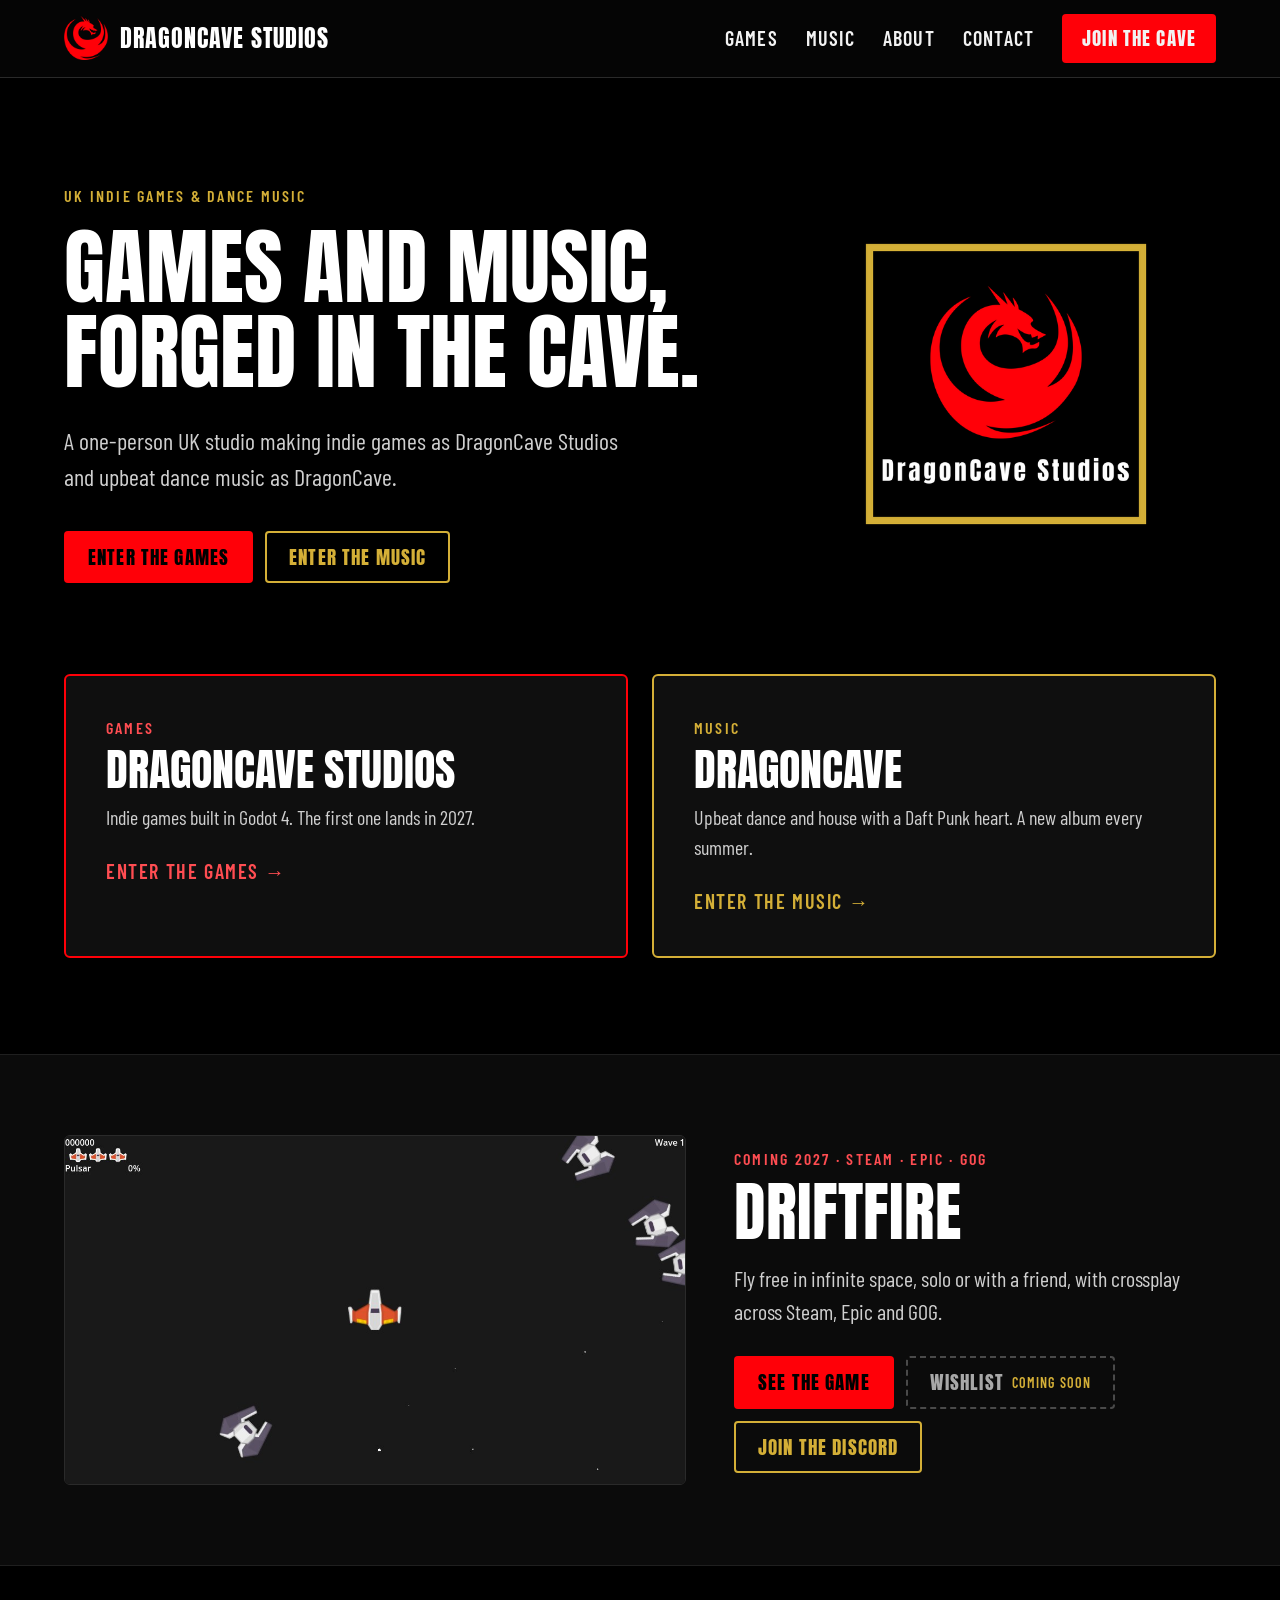
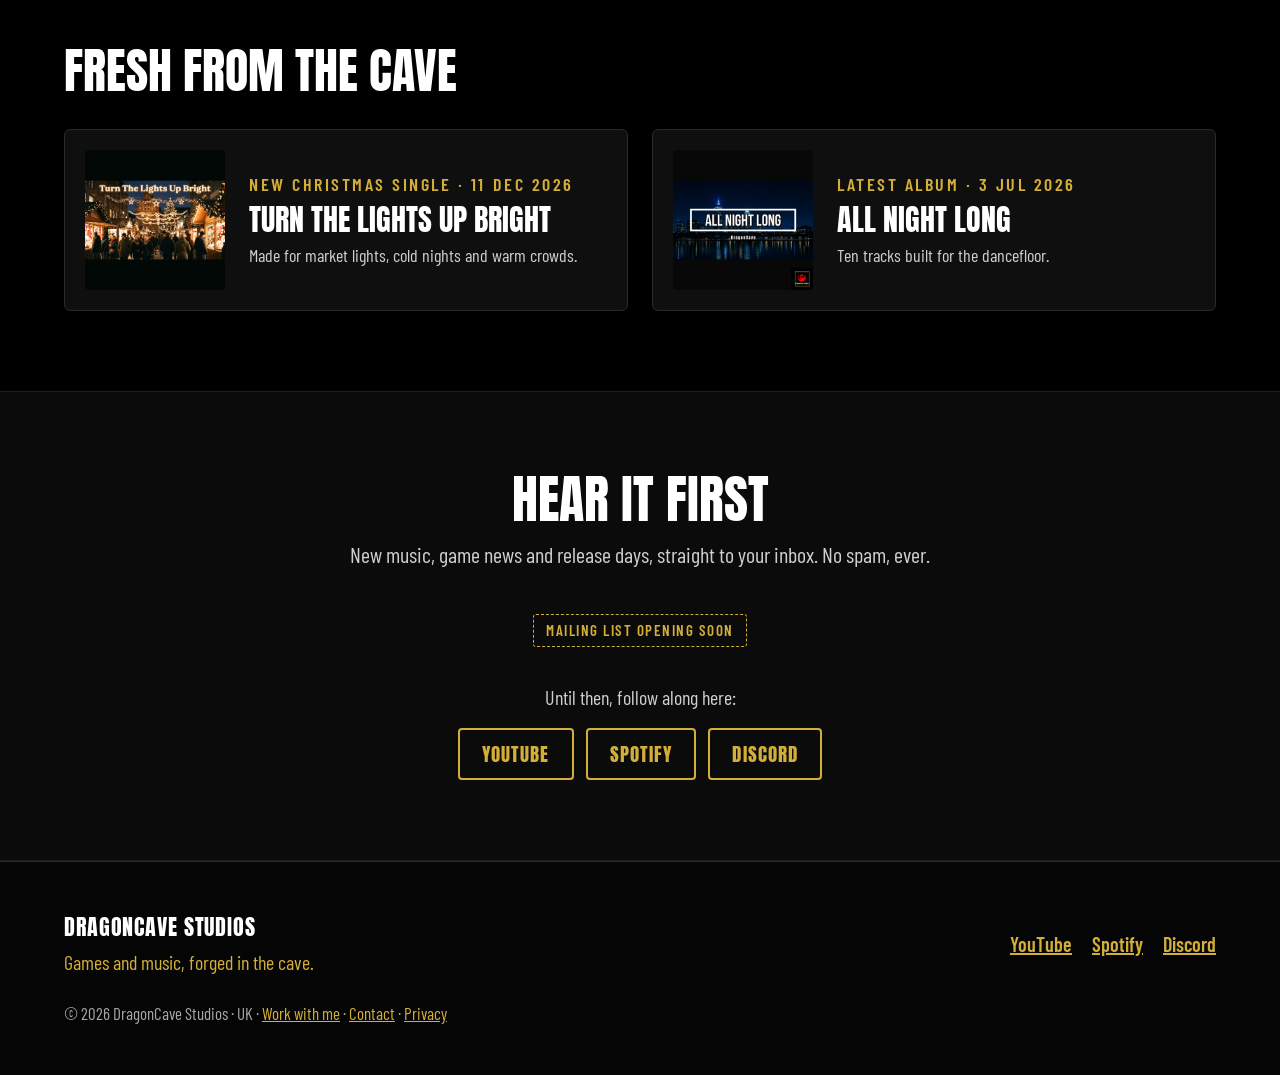
<file: index.html>
<!doctype html>
<html lang="en-GB">
<head>
  <meta charset="utf-8">
  <meta name="viewport" content="width=device-width, initial-scale=1">
  <title>DragonCave Studios · Games and music, forged in the cave</title>
  <meta name="description" content="A one-person UK studio making indie games as DragonCave Studios and upbeat dance music as DragonCave.">
  <link rel="canonical" href="https://dragoncavestudios.co.uk/">
  <meta property="og:type" content="website">
  <meta property="og:site_name" content="DragonCave Studios">
  <meta property="og:title" content="DragonCave Studios · Games and music, forged in the cave">
  <meta property="og:description" content="A one-person UK studio making indie games as DragonCave Studios and upbeat dance music as DragonCave.">
  <meta property="og:url" content="https://dragoncavestudios.co.uk/">
  <meta property="og:image" content="https://dragoncavestudios.co.uk/img/logo-full.png">
  <meta name="theme-color" content="#000000">
  <link rel="icon" href="img/logo-mark.png" type="image/png">
  <link rel="apple-touch-icon" href="img/apple-touch-icon.png">
  <link rel="preload" href="fonts/anton-latin-400-normal.woff2" as="font" type="font/woff2" crossorigin>
  <link rel="stylesheet" href="css/site.css">
</head>
<body>
<a class="skip-link" href="#main">Skip to content</a>

<header class="site-header">
  <div class="wrap">
    <a class="brand" href="./">
      <img src="img/logo-mark.png" alt="" width="44" height="44">
      <span>DRAGONCAVE STUDIOS</span>
    </a>
    <nav class="main-nav" aria-label="Main">
      <a href="games/">Games</a>
      <a href="music/">Music</a>
      <a href="about/">About</a>
      <a href="contact/">Contact</a>
      <a class="btn btn-red" href="./#signup">Join the cave</a>
    </nav>
  </div>
</header>

<main id="main">

  <section class="wrap hero">
    <div class="hero-text">
      <p class="eyebrow">UK indie games &amp; dance music</p>
      <h1>Games and music, forged in the cave.</h1>
      <p class="lead">A one-person UK studio making indie games as DragonCave Studios and upbeat dance music as DragonCave.</p>
      <div class="btn-row">
        <a class="btn btn-red" href="games/">Enter the games</a>
        <a class="btn btn-outline-gold" href="music/">Enter the music</a>
      </div>
    </div>
    <div class="hero-logo">
      <img src="img/logo-full.png" alt="DragonCave Studios logo: a red dragon curled inside a gold frame" width="640" height="640">
    </div>
  </section>

  <section class="wrap grid-2" aria-label="Choose a side" style="padding-bottom: 96px">
    <a class="card card-link red" href="games/">
      <p class="eyebrow red">Games</p>
      <h2>DragonCave Studios</h2>
      <p>Indie games built in Godot 4. The first one lands in 2027.</p>
      <p class="go" style="color: var(--red-text)">Enter the games →</p>
    </a>
    <a class="card card-link gold" href="music/">
      <p class="eyebrow">Music</p>
      <h2>DragonCave</h2>
      <p>Upbeat dance and house with a Daft Punk heart. A new album every summer.</p>
      <p class="go" style="color: var(--gold)">Enter the music →</p>
    </a>
  </section>

  <section class="band" aria-labelledby="featured-h">
    <div class="wrap section split">
      <div class="media">
        <img src="img/games/driftfire-gameplay.jpg" alt="Driftfire gameplay: a red and white ship in open space facing grey enemy fighters" width="1152" height="648" loading="lazy">
      </div>
      <div class="text">
        <p class="eyebrow red">Coming 2027 · Steam · Epic · GOG</p>
        <h2 id="featured-h">Driftfire</h2>
        <p>Fly free in infinite space, solo or with a friend, with crossplay across Steam, Epic and GOG.</p>
        <div class="btn-row">
          <a class="btn btn-red" href="games/">See the game</a>
          <span class="btn btn-soon">Wishlist <small>Coming soon</small></span>
          <a class="btn btn-outline-gold" href="https://discord.gg/nP9wSxY3sB">Join the Discord</a>
        </div>
      </div>
    </div>
  </section>

  <section class="wrap section" aria-labelledby="latest-h">
    <h2 class="section-title" id="latest-h" style="margin-bottom: 32px">Fresh from the cave</h2>
    <div class="grid-2">
      <a class="card news" href="music/#turn-the-lights-up-bright">
        <img src="img/covers/turn-the-lights-up-bright.jpg" alt="Turn The Lights Up Bright cover" width="800" height="800" loading="lazy">
        <div>
          <p class="eyebrow">New Christmas single · 11 Dec 2026</p>
          <h3>Turn The Lights Up Bright</h3>
          <p>Made for market lights, cold nights and warm crowds.</p>
        </div>
      </a>
      <a class="card news" href="music/">
        <img src="img/covers/all-night-long.jpg" alt="All Night Long album cover" width="800" height="800" loading="lazy">
        <div>
          <p class="eyebrow">Latest album · 3 Jul 2026</p>
          <h3>All Night Long</h3>
          <p>Ten tracks built for the dancefloor.</p>
        </div>
      </a>
    </div>
  </section>

  <section id="signup" class="band" aria-labelledby="signup-h">
    <div class="wrap section signup">
      <h2 id="signup-h">Hear it first</h2>
      <p class="lead">New music, game news and release days, straight to your inbox. No spam, ever.</p>
      <p class="soon">Mailing list opening soon</p>
      <p style="margin: 20px 0 0; color: var(--muted)">Until then, follow along here:</p>
      <div class="btn-row" style="margin-top: 16px">
          <a class="btn btn-outline-gold" href="https://www.youtube.com/@dragoncavemusic">YouTube</a>
          <a class="btn btn-outline-gold" href="https://open.spotify.com/artist/4QnuBQ62PhHss5M8ziM4Qn">Spotify</a>
          <a class="btn btn-outline-gold" href="https://discord.gg/nP9wSxY3sB">Discord</a>
      </div>
    </div>
  </section>

</main>

<footer class="site-footer">
  <div class="wrap">
    <div>
      <p class="footer-name">DRAGONCAVE STUDIOS</p>
      <p class="footer-tag">Games and music, forged in the cave.</p>
    </div>
    <nav class="social" aria-label="Social">
      <a href="https://www.youtube.com/@dragoncavemusic">YouTube</a>
      <a href="https://open.spotify.com/artist/4QnuBQ62PhHss5M8ziM4Qn">Spotify</a>
      <a href="https://discord.gg/nP9wSxY3sB">Discord</a>
      <!-- Add when ready: X, Instagram, TikTok, YouTube (games) -->
    </nav>
    <p class="small-print">© 2026 DragonCave Studios · UK · <a href="work/">Work with me</a> · <a href="contact/">Contact</a> · <a href="privacy/">Privacy</a></p>
  </div>
</footer>
</body>
</html>
</file>
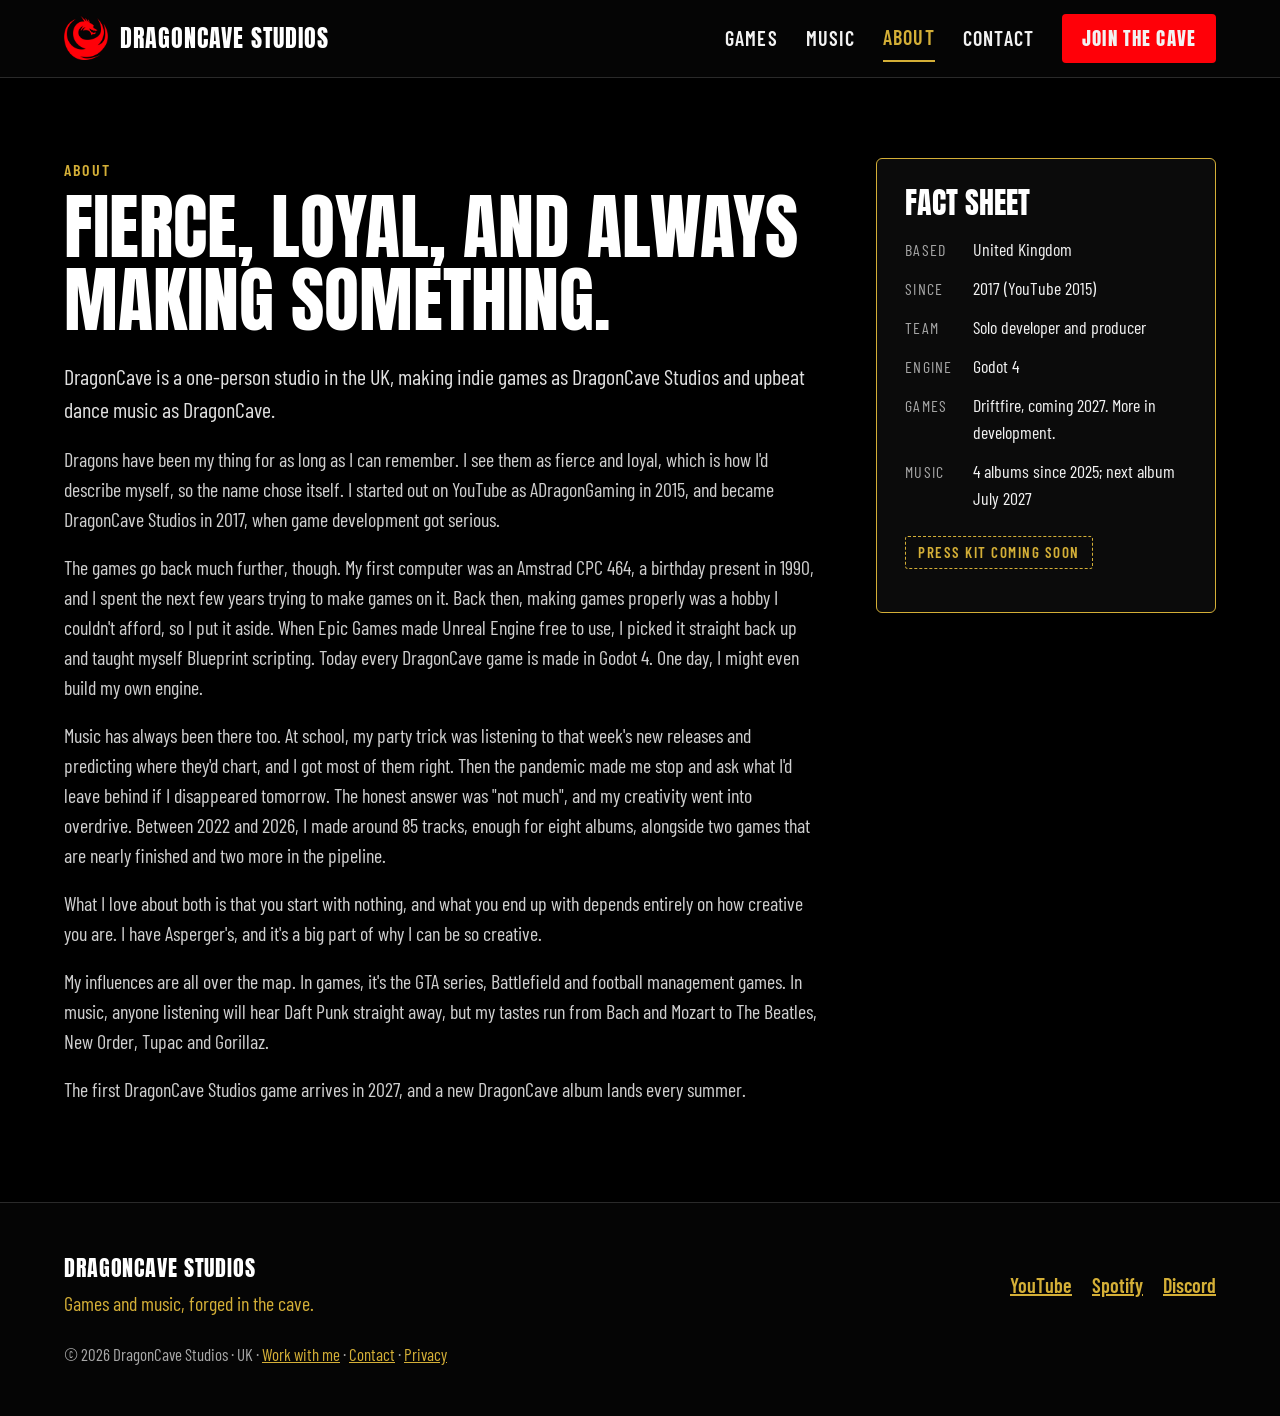
<file: about/index.html>
<!doctype html>
<html lang="en-GB">
<head>
  <meta charset="utf-8">
  <meta name="viewport" content="width=device-width, initial-scale=1">
  <title>About · DragonCave Studios</title>
  <meta name="description" content="Fierce, loyal, and always making something. The story of DragonCave, a one-person UK studio.">
  <link rel="canonical" href="https://dragoncavestudios.co.uk/about/">
  <meta property="og:type" content="website">
  <meta property="og:site_name" content="DragonCave Studios">
  <meta property="og:title" content="About · DragonCave Studios">
  <meta property="og:description" content="Fierce, loyal, and always making something. The story of DragonCave, a one-person UK studio.">
  <meta property="og:url" content="https://dragoncavestudios.co.uk/about/">
  <meta property="og:image" content="https://dragoncavestudios.co.uk/img/logo-full.png">
  <meta name="theme-color" content="#000000">
  <link rel="icon" href="../img/logo-mark.png" type="image/png">
  <link rel="apple-touch-icon" href="../img/apple-touch-icon.png">
  <link rel="preload" href="../fonts/anton-latin-400-normal.woff2" as="font" type="font/woff2" crossorigin>
  <link rel="stylesheet" href="../css/site.css">
</head>
<body>
<a class="skip-link" href="#main">Skip to content</a>

<header class="site-header">
  <div class="wrap">
    <a class="brand" href="../">
      <img src="../img/logo-mark.png" alt="" width="44" height="44">
      <span>DRAGONCAVE STUDIOS</span>
    </a>
    <nav class="main-nav" aria-label="Main">
      <a href="../games/">Games</a>
      <a href="../music/">Music</a>
      <a href="../about/" aria-current="page">About</a>
      <a href="../contact/">Contact</a>
      <a class="btn btn-red" href="../#signup">Join the cave</a>
    </nav>
  </div>
</header>

<main id="main">

  <div class="wrap about">
    <article class="prose">
      <p class="eyebrow">About</p>
      <h1>Fierce, loyal, and always making something.</h1>
      <p class="first">DragonCave is a one-person studio in the UK, making indie games as DragonCave Studios and upbeat dance music as DragonCave.</p>
      <p>Dragons have been my thing for as long as I can remember. I see them as fierce and loyal, which is how I'd describe myself, so the name chose itself. I started out on YouTube as ADragonGaming in 2015, and became DragonCave Studios in 2017, when game development got serious.</p>
      <p>The games go back much further, though. My first computer was an Amstrad CPC 464, a birthday present in 1990, and I spent the next few years trying to make games on it. Back then, making games properly was a hobby I couldn't afford, so I put it aside. When Epic Games made Unreal Engine free to use, I picked it straight back up and taught myself Blueprint scripting. Today every DragonCave game is made in Godot 4. One day, I might even build my own engine.</p>
      <p>Music has always been there too. At school, my party trick was listening to that week's new releases and predicting where they'd chart, and I got most of them right. Then the pandemic made me stop and ask what I'd leave behind if I disappeared tomorrow. The honest answer was "not much", and my creativity went into overdrive. Between 2022 and 2026, I made around 85 tracks, enough for eight albums, alongside two games that are nearly finished and two more in the pipeline.</p>
      <p>What I love about both is that you start with nothing, and what you end up with depends entirely on how creative you are. I have Asperger's, and it's a big part of why I can be so creative.</p>
      <p>My influences are all over the map. In games, it's the GTA series, Battlefield and football management games. In music, anyone listening will hear Daft Punk straight away, but my tastes run from Bach and Mozart to The Beatles, New Order, Tupac and Gorillaz.</p>
      <p>The first DragonCave Studios game arrives in 2027, and a new DragonCave album lands every summer.</p>
    </article>
    <aside aria-labelledby="facts-h">
      <div class="factbox gold">
        <h2 id="facts-h">Fact sheet</h2>
        <dl class="facts">
          <dt>Based</dt><dd>United Kingdom</dd>
          <dt>Since</dt><dd>2017 (YouTube 2015)</dd>
          <dt>Team</dt><dd>Solo developer and producer</dd>
          <dt>Engine</dt><dd>Godot 4</dd>
          <dt>Games</dt><dd>Driftfire, coming 2027. More in development.</dd>
          <dt>Music</dt><dd>4 albums since 2025; next album July 2027</dd>
        </dl>
        <p class="soon" style="margin-top: 24px">Press kit coming soon</p>
      </div>
    </aside>
  </div>

</main>

<footer class="site-footer">
  <div class="wrap">
    <div>
      <p class="footer-name">DRAGONCAVE STUDIOS</p>
      <p class="footer-tag">Games and music, forged in the cave.</p>
    </div>
    <nav class="social" aria-label="Social">
      <a href="https://www.youtube.com/@dragoncavemusic">YouTube</a>
      <a href="https://open.spotify.com/artist/4QnuBQ62PhHss5M8ziM4Qn">Spotify</a>
      <a href="https://discord.gg/nP9wSxY3sB">Discord</a>
      <!-- Add when ready: X, Instagram, TikTok, YouTube (games) -->
    </nav>
    <p class="small-print">© 2026 DragonCave Studios · UK · <a href="../work/">Work with me</a> · <a href="../contact/">Contact</a> · <a href="../privacy/">Privacy</a></p>
  </div>
</footer>
</body>
</html>
</file>
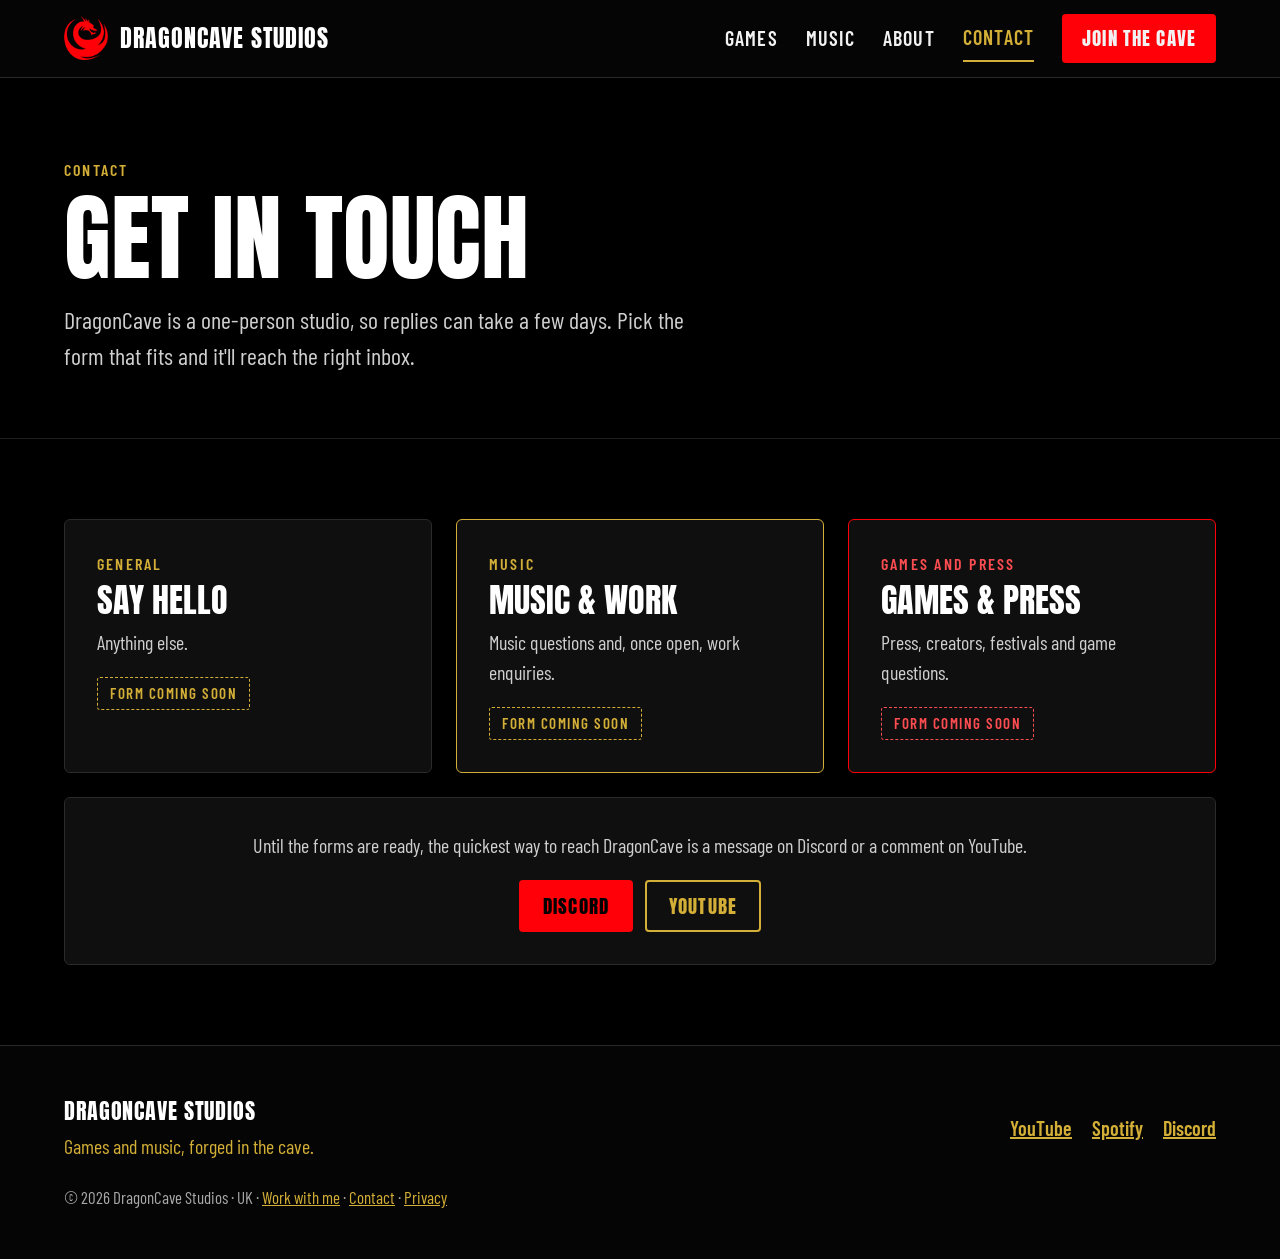
<file: contact/index.html>
<!doctype html>
<html lang="en-GB">
<head>
  <meta charset="utf-8">
  <meta name="viewport" content="width=device-width, initial-scale=1">
  <title>Contact · DragonCave Studios</title>
  <meta name="description" content="Get in touch with DragonCave Studios.">
  <link rel="canonical" href="https://dragoncavestudios.co.uk/contact/">
  <meta property="og:type" content="website">
  <meta property="og:site_name" content="DragonCave Studios">
  <meta property="og:title" content="Contact · DragonCave Studios">
  <meta property="og:description" content="Get in touch with DragonCave Studios.">
  <meta property="og:url" content="https://dragoncavestudios.co.uk/contact/">
  <meta property="og:image" content="https://dragoncavestudios.co.uk/img/logo-full.png">
  <meta name="theme-color" content="#000000">
  <link rel="icon" href="../img/logo-mark.png" type="image/png">
  <link rel="apple-touch-icon" href="../img/apple-touch-icon.png">
  <link rel="preload" href="../fonts/anton-latin-400-normal.woff2" as="font" type="font/woff2" crossorigin>
  <link rel="stylesheet" href="../css/site.css">
</head>
<body>
<a class="skip-link" href="#main">Skip to content</a>

<header class="site-header">
  <div class="wrap">
    <a class="brand" href="../">
      <img src="../img/logo-mark.png" alt="" width="44" height="44">
      <span>DRAGONCAVE STUDIOS</span>
    </a>
    <nav class="main-nav" aria-label="Main">
      <a href="../games/">Games</a>
      <a href="../music/">Music</a>
      <a href="../about/">About</a>
      <a href="../contact/" aria-current="page">Contact</a>
      <a class="btn btn-red" href="../#signup">Join the cave</a>
    </nav>
  </div>
</header>

<main id="main">

  <section class="page-intro">
    <div class="wrap">
      <p class="eyebrow">Contact</p>
      <h1>Get in touch</h1>
      <p class="lead">DragonCave is a one-person studio, so replies can take a few days. Pick the form that fits and it'll reach the right inbox.</p>
    </div>
  </section>

  <section class="wrap section">
    <!-- When the forms and email addresses are live, replace each "Form coming soon" badge with a link or form. -->
    <div class="grid-3">
      <div class="card">
        <p class="eyebrow">General</p>
        <h2>Say hello</h2>
        <p>Anything else.</p>
        <p class="soon">Form coming soon</p>
      </div>
      <div class="card gold">
        <p class="eyebrow">Music</p>
        <h2>Music &amp; work</h2>
        <p>Music questions and, once open, work enquiries.</p>
        <p class="soon">Form coming soon</p>
      </div>
      <div class="card red">
        <p class="eyebrow red">Games and press</p>
        <h2>Games &amp; press</h2>
        <p>Press, creators, festivals and game questions.</p>
        <p class="soon red">Form coming soon</p>
      </div>
    </div>
    <div class="card" style="margin-top: 24px; text-align: center">
      <p>Until the forms are ready, the quickest way to reach DragonCave is a message on Discord or a comment on YouTube.</p>
      <div class="btn-row" style="justify-content: center">
        <a class="btn btn-red" href="https://discord.gg/nP9wSxY3sB">Discord</a>
        <a class="btn btn-outline-gold" href="https://www.youtube.com/@dragoncavemusic">YouTube</a>
      </div>
    </div>
  </section>

</main>

<footer class="site-footer">
  <div class="wrap">
    <div>
      <p class="footer-name">DRAGONCAVE STUDIOS</p>
      <p class="footer-tag">Games and music, forged in the cave.</p>
    </div>
    <nav class="social" aria-label="Social">
      <a href="https://www.youtube.com/@dragoncavemusic">YouTube</a>
      <a href="https://open.spotify.com/artist/4QnuBQ62PhHss5M8ziM4Qn">Spotify</a>
      <a href="https://discord.gg/nP9wSxY3sB">Discord</a>
      <!-- Add when ready: X, Instagram, TikTok, YouTube (games) -->
    </nav>
    <p class="small-print">© 2026 DragonCave Studios · UK · <a href="../work/">Work with me</a> · <a href="../contact/">Contact</a> · <a href="../privacy/">Privacy</a></p>
  </div>
</footer>
</body>
</html>
</file>
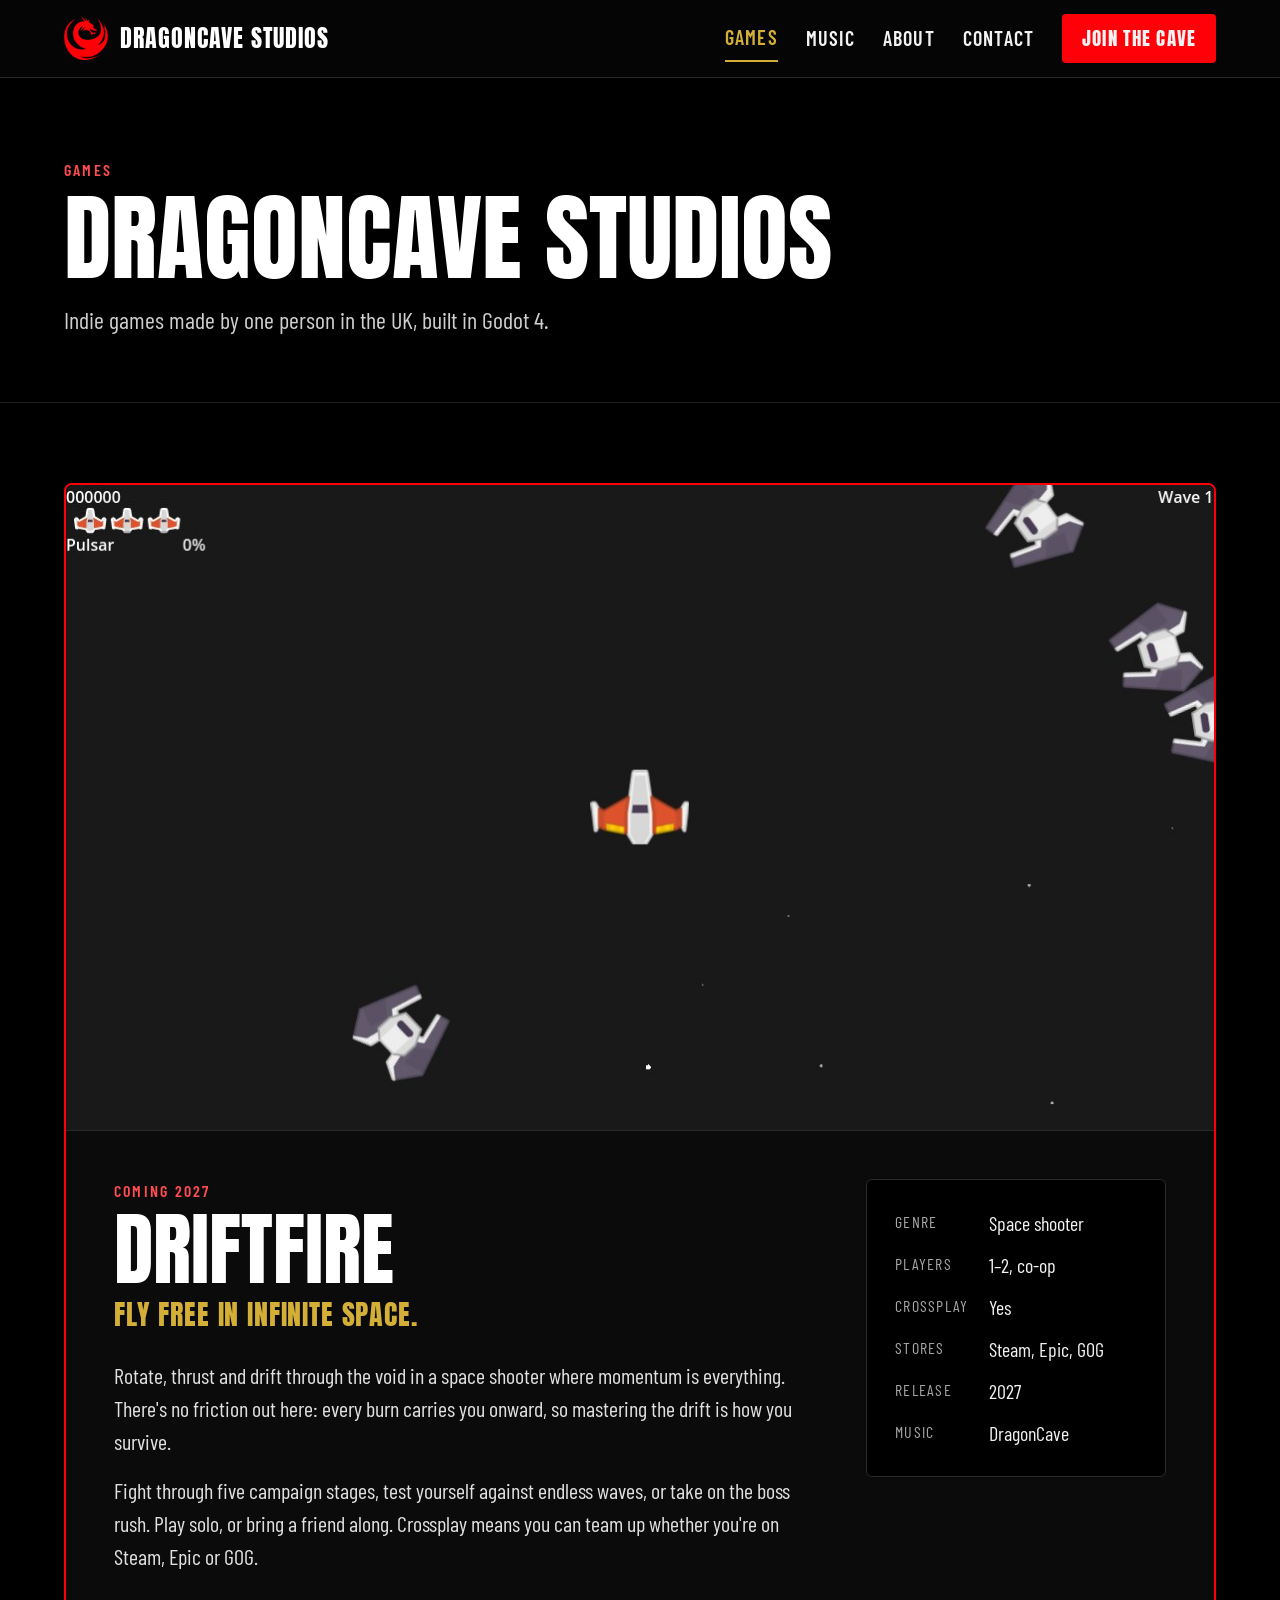
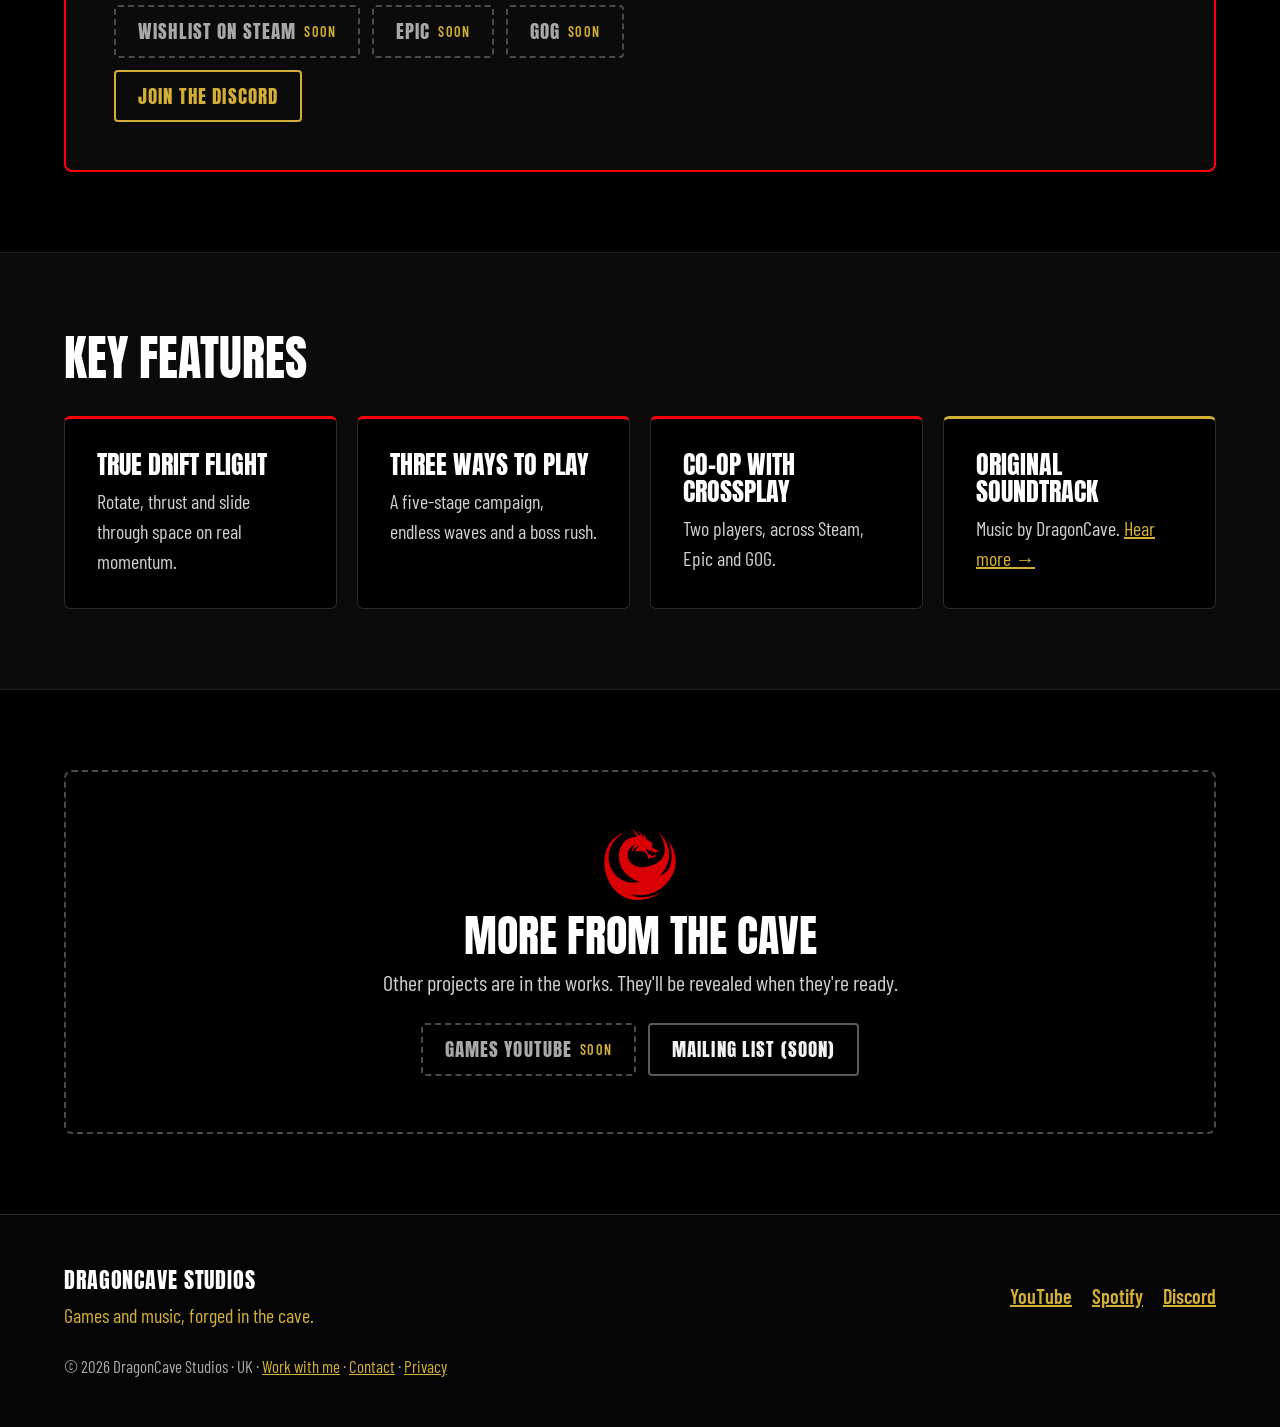
<file: games/index.html>
<!doctype html>
<html lang="en-GB">
<head>
  <meta charset="utf-8">
  <meta name="viewport" content="width=device-width, initial-scale=1">
  <title>Games · DragonCave Studios</title>
  <meta name="description" content="Indie games made by one person in the UK, built in Godot 4. Driftfire is coming in 2027.">
  <link rel="canonical" href="https://dragoncavestudios.co.uk/games/">
  <meta property="og:type" content="website">
  <meta property="og:site_name" content="DragonCave Studios">
  <meta property="og:title" content="Games · DragonCave Studios">
  <meta property="og:description" content="Indie games made by one person in the UK, built in Godot 4. Driftfire is coming in 2027.">
  <meta property="og:url" content="https://dragoncavestudios.co.uk/games/">
  <meta property="og:image" content="https://dragoncavestudios.co.uk/img/games/driftfire-gameplay.jpg">
  <meta name="theme-color" content="#000000">
  <link rel="icon" href="../img/logo-mark.png" type="image/png">
  <link rel="apple-touch-icon" href="../img/apple-touch-icon.png">
  <link rel="preload" href="../fonts/anton-latin-400-normal.woff2" as="font" type="font/woff2" crossorigin>
  <link rel="stylesheet" href="../css/site.css">
</head>
<body>
<a class="skip-link" href="#main">Skip to content</a>

<header class="site-header">
  <div class="wrap">
    <a class="brand" href="../">
      <img src="../img/logo-mark.png" alt="" width="44" height="44">
      <span>DRAGONCAVE STUDIOS</span>
    </a>
    <nav class="main-nav" aria-label="Main">
      <a href="../games/" aria-current="page">Games</a>
      <a href="../music/">Music</a>
      <a href="../about/">About</a>
      <a href="../contact/">Contact</a>
      <a class="btn btn-red" href="../#signup">Join the cave</a>
    </nav>
  </div>
</header>

<main id="main">

  <section class="page-intro">
    <div class="wrap">
      <p class="eyebrow red">Games</p>
      <h1>DragonCave Studios</h1>
      <p class="lead">Indie games made by one person in the UK, built in Godot 4.</p>
    </div>
  </section>

  <section class="wrap section" aria-labelledby="driftfire">
    <div class="game">
      <img src="../img/games/driftfire-gameplay.jpg" alt="Driftfire gameplay: a red and white ship in open space facing grey enemy fighters" width="1152" height="648">
      <div class="game-body">
        <div class="text">
          <p class="eyebrow red">Coming 2027</p>
          <h2 id="driftfire">Driftfire</h2>
          <p class="pitch-line">Fly free in infinite space.</p>
          <p>Rotate, thrust and drift through the void in a space shooter where momentum is everything. There's no friction out here: every burn carries you onward, so mastering the drift is how you survive.</p>
          <p>Fight through five campaign stages, test yourself against endless waves, or take on the boss rush. Play solo, or bring a friend along. Crossplay means you can team up whether you're on Steam, Epic or GOG.</p>
          <!-- When the store pages go live, swap each btn-soon span for a link, e.g.
               <a class="btn btn-red" href="STEAM-LINK">Wishlist on Steam</a> -->
          <div class="btn-row" style="margin-top: 32px">
            <span class="btn btn-soon">Wishlist on Steam <small>Soon</small></span>
            <span class="btn btn-soon">Epic <small>Soon</small></span>
            <span class="btn btn-soon">GOG <small>Soon</small></span>
            <a class="btn btn-outline-gold" href="https://discord.gg/nP9wSxY3sB">Join the Discord</a>
          </div>
        </div>
        <div class="factbox">
          <dl class="facts">
            <dt>Genre</dt><dd>Space shooter</dd>
            <dt>Players</dt><dd>1–2, co-op</dd>
            <dt>Crossplay</dt><dd>Yes</dd>
            <dt>Stores</dt><dd>Steam, Epic, GOG</dd>
            <dt>Release</dt><dd>2027</dd>
            <dt>Music</dt><dd>DragonCave</dd>
          </dl>
        </div>
      </div>
    </div>
  </section>

  <section class="band" aria-labelledby="features-h">
    <div class="wrap section">
      <h2 class="section-title" id="features-h" style="margin-bottom: 32px">Key features</h2>
      <div class="grid-4">
        <div class="card top-red"><h3>True drift flight</h3><p>Rotate, thrust and slide through space on real momentum.</p></div>
        <div class="card top-red"><h3>Three ways to play</h3><p>A five-stage campaign, endless waves and a boss rush.</p></div>
        <div class="card top-red"><h3>Co-op with crossplay</h3><p>Two players, across Steam, Epic and GOG.</p></div>
        <div class="card top-gold"><h3>Original soundtrack</h3><p>Music by DragonCave. <a href="../music/">Hear more →</a></p></div>
      </div>
    </div>
  </section>

  <section class="wrap section" aria-labelledby="more-h">
    <div class="dashed">
      <img src="../img/logo-mark.png" alt="" width="72" height="72">
      <h2 id="more-h">More from the cave</h2>
      <p>Other projects are in the works. They'll be revealed when they're ready.</p>
      <div class="btn-row">
        <!-- Games YouTube channel coming soon: when it exists, make this a link to it -->
        <span class="btn btn-soon">Games YouTube <small>Soon</small></span>
        <a class="btn btn-outline" href="../#signup">Mailing list (soon)</a>
      </div>
    </div>
  </section>

</main>

<footer class="site-footer">
  <div class="wrap">
    <div>
      <p class="footer-name">DRAGONCAVE STUDIOS</p>
      <p class="footer-tag">Games and music, forged in the cave.</p>
    </div>
    <nav class="social" aria-label="Social">
      <a href="https://www.youtube.com/@dragoncavemusic">YouTube</a>
      <a href="https://open.spotify.com/artist/4QnuBQ62PhHss5M8ziM4Qn">Spotify</a>
      <a href="https://discord.gg/nP9wSxY3sB">Discord</a>
      <!-- Add when ready: X, Instagram, TikTok, YouTube (games) -->
    </nav>
    <p class="small-print">© 2026 DragonCave Studios · UK · <a href="../work/">Work with me</a> · <a href="../contact/">Contact</a> · <a href="../privacy/">Privacy</a></p>
  </div>
</footer>
</body>
</html>
</file>
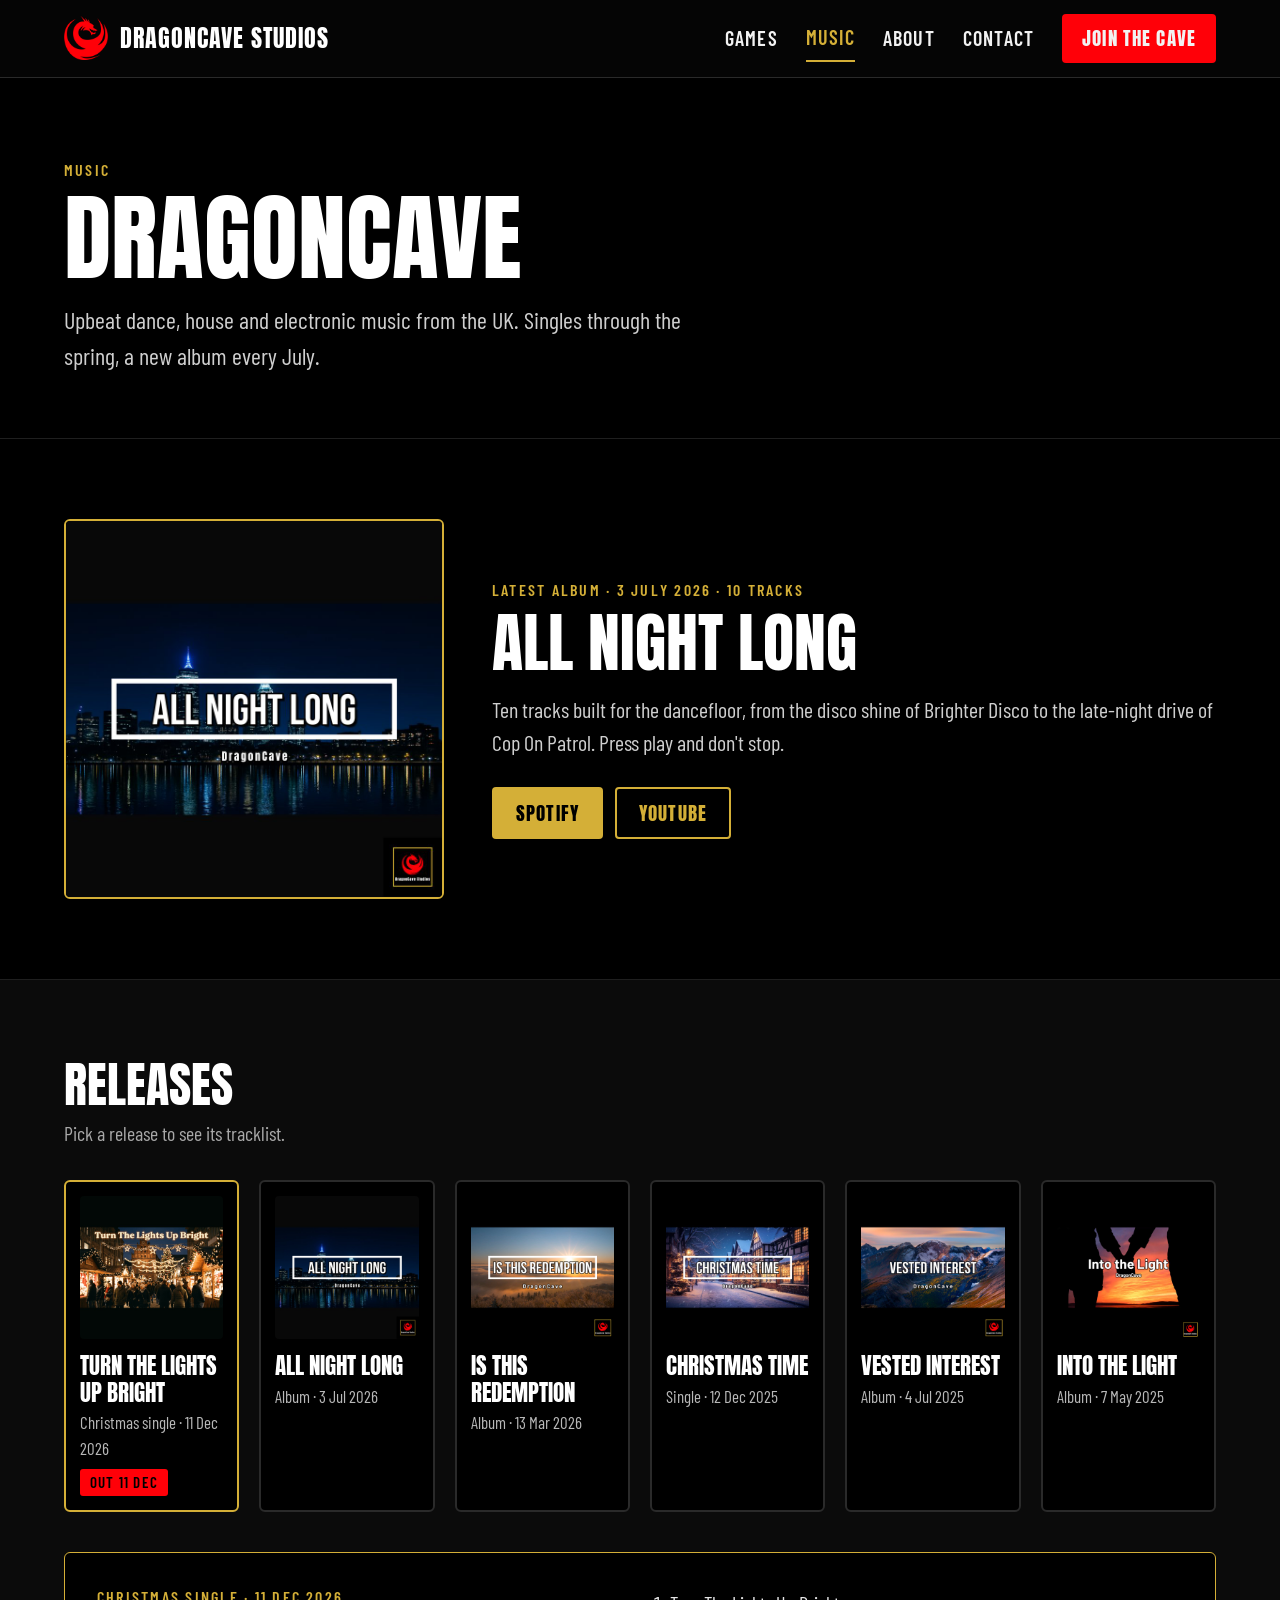
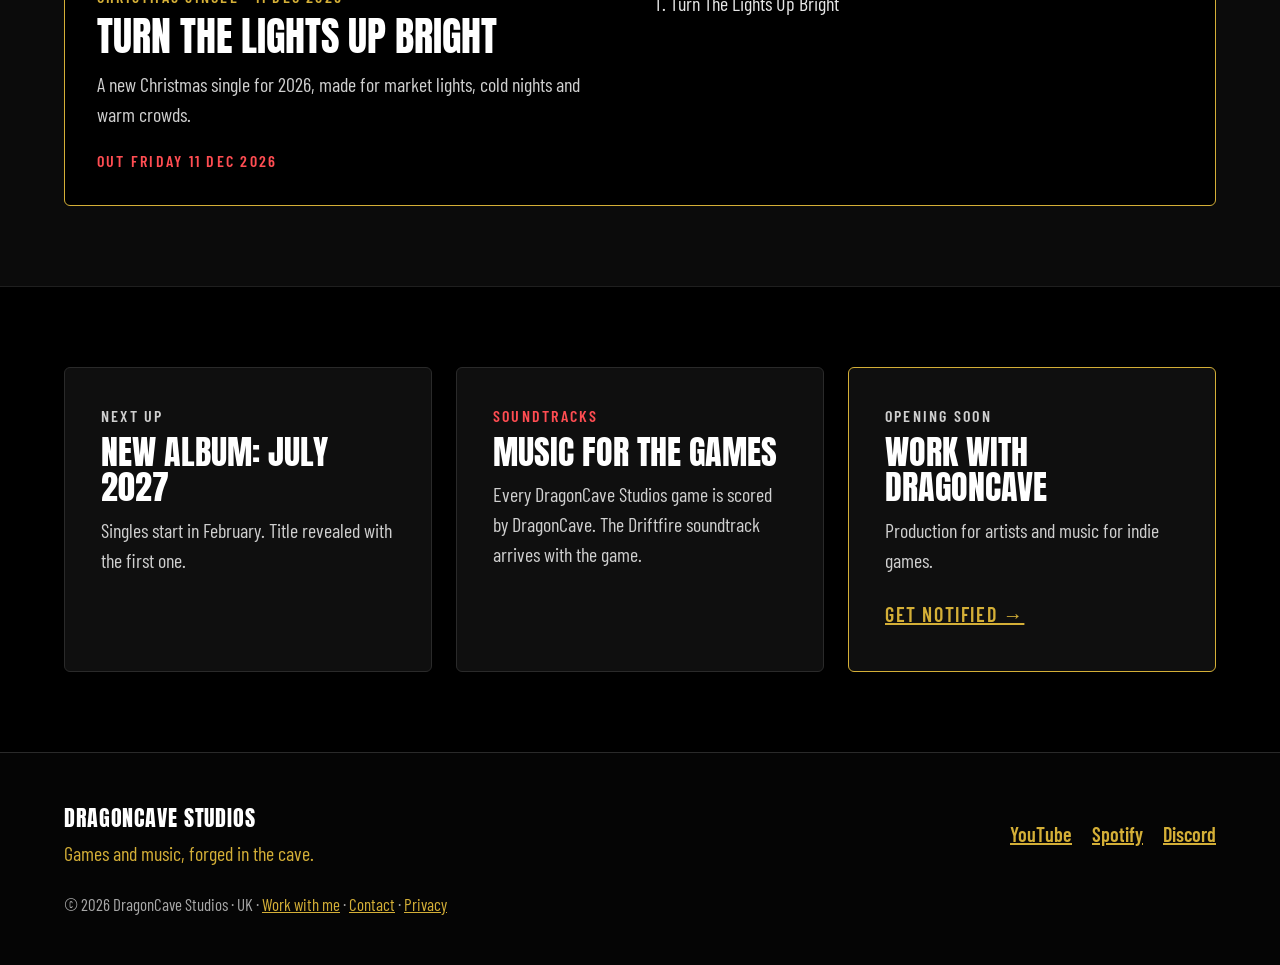
<file: music/index.html>
<!doctype html>
<html lang="en-GB">
<head>
  <meta charset="utf-8">
  <meta name="viewport" content="width=device-width, initial-scale=1">
  <title>Music · DragonCave</title>
  <meta name="description" content="DragonCave: upbeat dance, house and electronic music from the UK. Singles through the spring, a new album every July.">
  <link rel="canonical" href="https://dragoncavestudios.co.uk/music/">
  <meta property="og:type" content="website">
  <meta property="og:site_name" content="DragonCave Studios">
  <meta property="og:title" content="Music · DragonCave">
  <meta property="og:description" content="DragonCave: upbeat dance, house and electronic music from the UK. Singles through the spring, a new album every July.">
  <meta property="og:url" content="https://dragoncavestudios.co.uk/music/">
  <meta property="og:image" content="https://dragoncavestudios.co.uk/img/covers/all-night-long.jpg">
  <meta name="theme-color" content="#000000">
  <link rel="icon" href="../img/logo-mark.png" type="image/png">
  <link rel="apple-touch-icon" href="../img/apple-touch-icon.png">
  <link rel="preload" href="../fonts/anton-latin-400-normal.woff2" as="font" type="font/woff2" crossorigin>
  <link rel="stylesheet" href="../css/site.css">
  <link rel="stylesheet" href="../css/music.css">
  <script src="../js/music.js" defer></script>
</head>
<body>
<a class="skip-link" href="#main">Skip to content</a>

<header class="site-header">
  <div class="wrap">
    <a class="brand" href="../">
      <img src="../img/logo-mark.png" alt="" width="44" height="44">
      <span>DRAGONCAVE STUDIOS</span>
    </a>
    <nav class="main-nav" aria-label="Main">
      <a href="../games/">Games</a>
      <a href="../music/" aria-current="page">Music</a>
      <a href="../about/">About</a>
      <a href="../contact/">Contact</a>
      <a class="btn btn-red" href="../#signup">Join the cave</a>
    </nav>
  </div>
</header>

<main id="main">

  <section class="page-intro">
    <div class="wrap">
      <p class="eyebrow">Music</p>
      <h1>DragonCave</h1>
      <p class="lead">Upbeat dance, house and electronic music from the UK. Singles through the spring, a new album every July.</p>
    </div>
  </section>

  <!-- LATEST ALBUM: swap this block when a new album comes out -->
  <section class="wrap section" aria-labelledby="latest-h">
    <div class="latest">
      <img class="latest-cover" src="../img/covers/all-night-long.jpg" alt="All Night Long album cover" width="380" height="380">
      <div class="latest-text">
        <p class="eyebrow">Latest album · 3 July 2026 · 10 tracks</p>
        <h2 id="latest-h">All Night Long</h2>
        <p class="note">Ten tracks built for the dancefloor, from the disco shine of Brighter Disco to the late-night drive of Cop On Patrol. Press play and don't stop.</p>
        <div class="btn-row">
          <a class="btn btn-gold" href="https://open.spotify.com/artist/4QnuBQ62PhHss5M8ziM4Qn">Spotify</a>
          <a class="btn btn-outline-gold" href="https://www.youtube.com/@dragoncavemusic">YouTube</a>
          <!-- Add when you have the links:
          <a class="btn btn-outline" href="DEEZER-LINK">Deezer</a>
          <a class="btn btn-outline" href="APPLE-MUSIC-LINK">Apple Music</a>
          -->
        </div>
      </div>
    </div>
  </section>

  <!-- RELEASES: newest first. To add one, copy a card <li> AND its matching <article> below,
       give both the same id, and put the cover in img/covers/<id>.jpg (square, 800×800).
       data-out="YYYY-MM-DD" = release day; before it the card says "Out ...", after it "Listen". -->
  <section class="band" aria-labelledby="releases-h">
    <div class="wrap section">
      <h2 class="section-title" id="releases-h">Releases</h2>
      <p class="section-sub">Pick a release to see its tracklist.</p>
      <ul class="release-grid">
        <li>
          <a class="release-card" href="#turn-the-lights-up-bright" data-release="turn-the-lights-up-bright" data-out="2026-12-11">
            <img src="../img/covers/turn-the-lights-up-bright.jpg" alt="" width="800" height="800" loading="lazy">
            <span class="title">Turn The Lights Up Bright</span>
            <span class="meta">Christmas single · 11 Dec 2026</span>
            <span class="tag-soon" data-soon>Out 11 Dec</span>
          </a>
        </li>
        <li>
          <a class="release-card" href="#all-night-long" data-release="all-night-long" data-out="2026-07-03">
            <img src="../img/covers/all-night-long.jpg" alt="" width="800" height="800" loading="lazy">
            <span class="title">All Night Long</span>
            <span class="meta">Album · 3 Jul 2026</span>
            <span class="tag-soon" data-soon>Out 3 Jul</span>
          </a>
        </li>
        <li>
          <a class="release-card" href="#is-this-redemption" data-release="is-this-redemption" data-out="2026-03-13">
            <img src="../img/covers/is-this-redemption.jpg" alt="" width="800" height="800" loading="lazy">
            <span class="title">Is This Redemption</span>
            <span class="meta">Album · 13 Mar 2026</span>
            <span class="tag-soon" data-soon>Out 13 Mar</span>
          </a>
        </li>
        <li>
          <a class="release-card" href="#christmas-time" data-release="christmas-time" data-out="2025-12-12">
            <img src="../img/covers/christmas-time.jpg" alt="" width="800" height="800" loading="lazy">
            <span class="title">Christmas Time</span>
            <span class="meta">Single · 12 Dec 2025</span>
            <span class="tag-soon" data-soon>Out 12 Dec</span>
          </a>
        </li>
        <li>
          <a class="release-card" href="#vested-interest" data-release="vested-interest" data-out="2025-07-04">
            <img src="../img/covers/vested-interest.jpg" alt="" width="800" height="800" loading="lazy">
            <span class="title">Vested Interest</span>
            <span class="meta">Album · 4 Jul 2025</span>
            <span class="tag-soon" data-soon>Out 4 Jul</span>
          </a>
        </li>
        <li>
          <a class="release-card" href="#into-the-light" data-release="into-the-light" data-out="2025-05-07">
            <img src="../img/covers/into-the-light.jpg" alt="" width="800" height="800" loading="lazy">
            <span class="title">Into the Light</span>
            <span class="meta">Album · 7 May 2025</span>
            <span class="tag-soon" data-soon>Out 7 May</span>
          </a>
        </li>
      </ul>

      <article class="release-panel" id="turn-the-lights-up-bright" aria-labelledby="turn-the-lights-up-bright-h" data-out="2026-12-11">
        <div class="info">
          <p class="eyebrow">Christmas single · 11 Dec 2026</p>
          <h3 id="turn-the-lights-up-bright-h">Turn The Lights Up Bright</h3>
          <p>A new Christmas single for 2026, made for market lights, cold nights and warm crowds.</p>
          <a class="btn btn-gold" href="https://open.spotify.com/artist/4QnuBQ62PhHss5M8ziM4Qn" data-listen>Listen on Spotify</a>
          <p class="eyebrow red" data-soon>Out Friday 11 Dec 2026</p>
        </div>
        <ol class="tracklist">
            <li>Turn The Lights Up Bright</li>
        </ol>
      </article>

      <article class="release-panel" id="all-night-long" aria-labelledby="all-night-long-h" data-out="2026-07-03">
        <div class="info">
          <p class="eyebrow">Album · 3 Jul 2026 · 10 tracks</p>
          <h3 id="all-night-long-h">All Night Long</h3>
          <p>Ten tracks built for the dancefloor, from the disco shine of Brighter Disco to the late-night drive of Cop On Patrol. Press play and don&#x27;t stop.</p>
          <a class="btn btn-gold" href="https://open.spotify.com/artist/4QnuBQ62PhHss5M8ziM4Qn" data-listen>Listen on Spotify</a>
          <p class="eyebrow red" data-soon>Out Friday 3 Jul 2026</p>
        </div>
        <ol class="tracklist">
            <li>Can&#x27;t Stop Me Now <span class="len">3:28</span></li>
            <li>House Legends <span class="len">2:58</span></li>
            <li>All Night Long <span class="len">3:21</span></li>
            <li>Social Logic <span class="len">2:28</span></li>
            <li>Brighter Disco <span class="len">3:07</span></li>
            <li>Slow Down <span class="len">3:25</span></li>
            <li>Don&#x27;t Waste My Time <span class="len">2:49</span></li>
            <li>Lasting Echoes <span class="len">2:33</span></li>
            <li>Cop On Patrol <span class="len">3:20</span></li>
            <li>Wistful Night <span class="len">2:52</span></li>
        </ol>
      </article>

      <article class="release-panel" id="is-this-redemption" aria-labelledby="is-this-redemption-h" data-out="2026-03-13">
        <div class="info">
          <p class="eyebrow">Album · 13 Mar 2026 · 15 tracks</p>
          <h3 id="is-this-redemption-h">Is This Redemption</h3>
          <p>Fifteen tracks that run from street-level grit to summer calm, with stops at Streets of Brass, Drift Phonk and Summer Lullaby on the way.</p>
          <a class="btn btn-gold" href="https://open.spotify.com/artist/4QnuBQ62PhHss5M8ziM4Qn" data-listen>Listen on Spotify</a>
          <p class="eyebrow red" data-soon>Out Friday 13 Mar 2026</p>
        </div>
        <ol class="tracklist">
            <li>Is This Redemption <span class="len">2:16</span></li>
            <li>Oh, Snap <span class="len">1:47</span></li>
            <li>Memorable Touch <span class="len">1:53</span></li>
            <li>Street Life <span class="len">2:29</span></li>
            <li>First Wave <span class="len">1:54</span></li>
            <li>Roar Emotions <span class="len">2:46</span></li>
            <li>The Truth <span class="len">2:09</span></li>
            <li>Vague Shadows <span class="len">1:55</span></li>
            <li>Rogue Eternity <span class="len">2:28</span></li>
            <li>Drift Phonk <span class="len">2:42</span></li>
            <li>Dark Journey <span class="len">1:49</span></li>
            <li>Streets of Brass <span class="len">1:41</span></li>
            <li>Cool Down <span class="len">2:00</span></li>
            <li>Summer Lullaby <span class="len">1:53</span></li>
            <li>WIP (Worry In Progress) <span class="len">2:14</span></li>
        </ol>
      </article>

      <article class="release-panel" id="christmas-time" aria-labelledby="christmas-time-h" data-out="2025-12-12">
        <div class="info">
          <p class="eyebrow">Single · 12 Dec 2025</p>
          <h3 id="christmas-time-h">Christmas Time</h3>
          <p>A one-off festive single.</p>
          <a class="btn btn-gold" href="https://open.spotify.com/artist/4QnuBQ62PhHss5M8ziM4Qn" data-listen>Listen on Spotify</a>
          <p class="eyebrow red" data-soon>Out Friday 12 Dec 2025</p>
        </div>
        <ol class="tracklist">
            <li>Christmas Time <span class="len">3:58</span></li>
        </ol>
      </article>

      <article class="release-panel" id="vested-interest" aria-labelledby="vested-interest-h" data-out="2025-07-04">
        <div class="info">
          <p class="eyebrow">Album · 4 Jul 2025 · 10 tracks</p>
          <h3 id="vested-interest-h">Vested Interest</h3>
          <p>A festival-season album, from the opening It&#x27;s Festival Time to the closing lift of You Can Do Anything.</p>
          <a class="btn btn-gold" href="https://open.spotify.com/artist/4QnuBQ62PhHss5M8ziM4Qn" data-listen>Listen on Spotify</a>
          <p class="eyebrow red" data-soon>Out Friday 4 Jul 2025</p>
        </div>
        <ol class="tracklist">
            <li>It&#x27;s Festival Time <span class="len">2:57</span></li>
            <li>Blissful World <span class="len">3:38</span></li>
            <li>Pull Up <span class="len">2:54</span></li>
            <li>Vested Interest <span class="len">3:11</span></li>
            <li>Fly High <span class="len">2:43</span></li>
            <li>Parisian Air <span class="len">3:12</span></li>
            <li>World Angst <span class="len">2:33</span></li>
            <li>Cloud Nine <span class="len">3:46</span></li>
            <li>Beyond The Edge <span class="len">2:24</span></li>
            <li>You Can Do Anything <span class="len">4:14</span></li>
        </ol>
      </article>

      <article class="release-panel" id="into-the-light" aria-labelledby="into-the-light-h" data-out="2025-05-07">
        <div class="info">
          <p class="eyebrow">Album · 7 May 2025 · 10 tracks</p>
          <h3 id="into-the-light-h">Into the Light</h3>
          <p>The debut: ten tracks of sunshine, late shifts and looking forward, from At the Beach to The Wrap Up.</p>
          <a class="btn btn-gold" href="https://open.spotify.com/artist/4QnuBQ62PhHss5M8ziM4Qn" data-listen>Listen on Spotify</a>
          <p class="eyebrow red" data-soon>Out Friday 7 May 2025</p>
        </div>
        <ol class="tracklist">
            <li>At the Beach <span class="len">2:30</span></li>
            <li>Melancholy Cigars <span class="len">3:12</span></li>
            <li>Touch the Sunshine <span class="len">3:35</span></li>
            <li>We go way back <span class="len">2:51</span></li>
            <li>Forever And Ever <span class="len">4:00</span></li>
            <li>Hold Me <span class="len">3:12</span></li>
            <li>Night Shift <span class="len">2:54</span></li>
            <li>Into the Light <span class="len">4:05</span></li>
            <li>Happy Monday <span class="len">2:59</span></li>
            <li>The Wrap Up <span class="len">4:49</span></li>
        </ol>
      </article>
    </div>
  </section>

  <section class="wrap section" aria-label="More music">
    <div class="more">
      <div class="more-card">
        <p class="eyebrow">Next up</p>
        <h2>New album: July 2027</h2>
        <p>Singles start in February. Title revealed with the first one.</p>
      </div>
      <div class="more-card">
        <p class="eyebrow red">Soundtracks</p>
        <h2>Music for the games</h2>
        <p>Every DragonCave Studios game is scored by DragonCave. The Driftfire soundtrack arrives with the game.</p>
      </div>
      <div class="more-card gold">
        <p class="eyebrow">Opening soon</p>
        <h2>Work with DragonCave</h2>
        <p>Production for artists and music for indie games.</p>
        <a class="go" href="../#signup">Get notified →</a>
      </div>
    </div>
  </section>

</main>

<footer class="site-footer">
  <div class="wrap">
    <div>
      <p class="footer-name">DRAGONCAVE STUDIOS</p>
      <p class="footer-tag">Games and music, forged in the cave.</p>
    </div>
    <nav class="social" aria-label="Social">
      <a href="https://www.youtube.com/@dragoncavemusic">YouTube</a>
      <a href="https://open.spotify.com/artist/4QnuBQ62PhHss5M8ziM4Qn">Spotify</a>
      <a href="https://discord.gg/nP9wSxY3sB">Discord</a>
      <!-- Add when ready: X, Instagram, TikTok, YouTube (games) -->
    </nav>
    <p class="small-print">© 2026 DragonCave Studios · UK · <a href="../work/">Work with me</a> · <a href="../contact/">Contact</a> · <a href="../privacy/">Privacy</a></p>
  </div>
</footer>
</body>
</html>
</file>
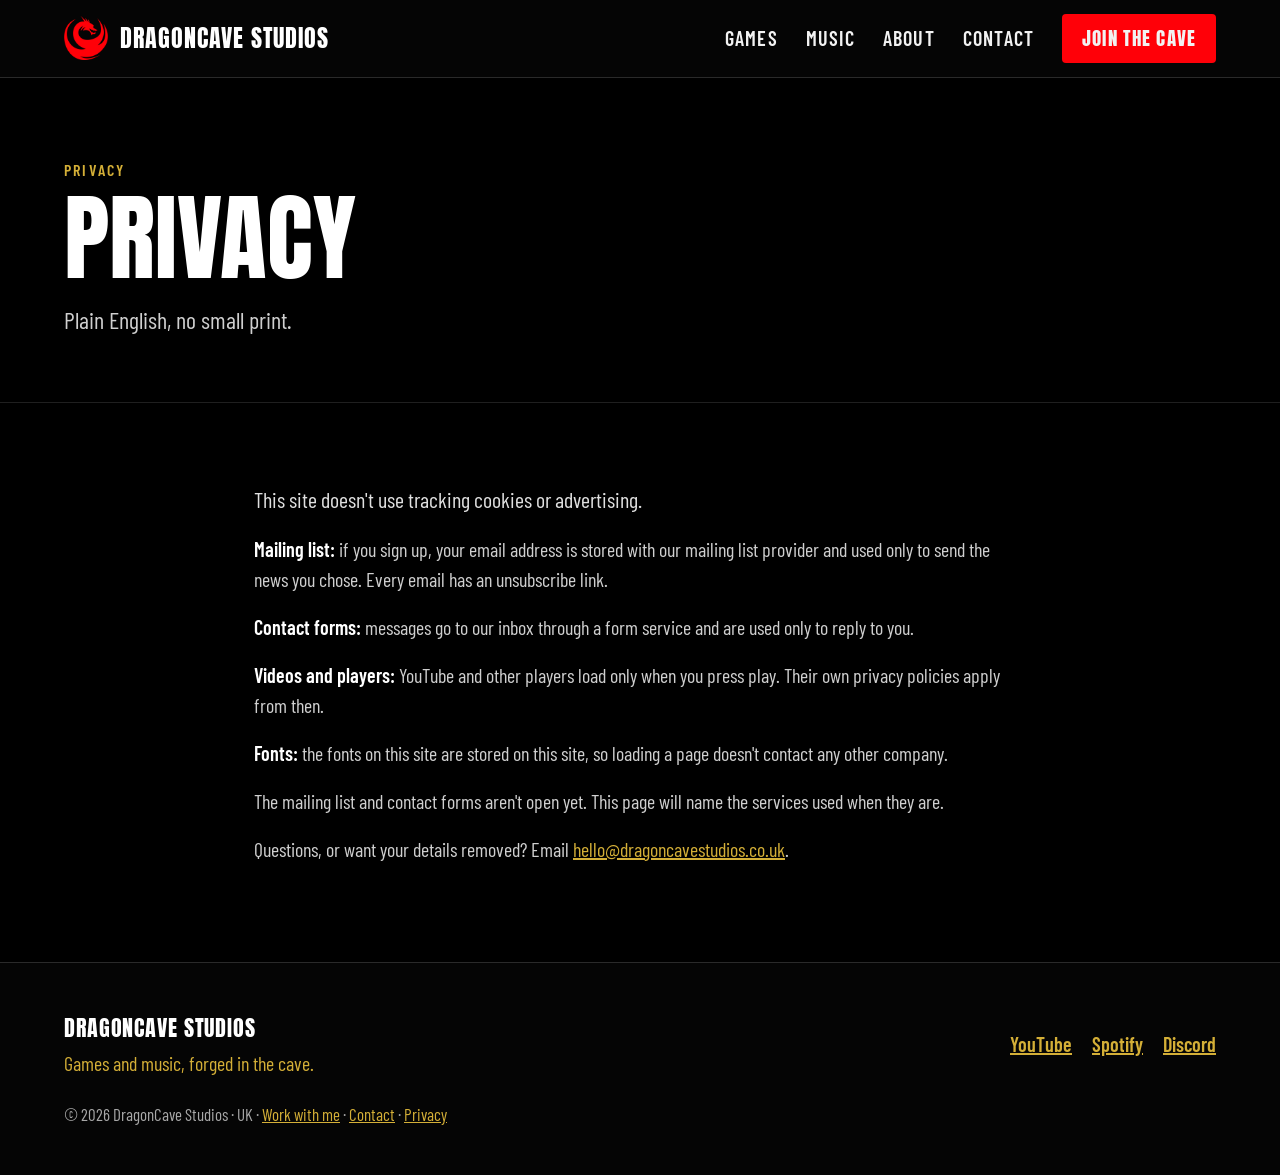
<file: privacy/index.html>
<!doctype html>
<html lang="en-GB">
<head>
  <meta charset="utf-8">
  <meta name="viewport" content="width=device-width, initial-scale=1">
  <title>Privacy · DragonCave Studios</title>
  <meta name="description" content="How DragonCave Studios handles your information.">
  <link rel="canonical" href="https://dragoncavestudios.co.uk/privacy/">
  <meta property="og:type" content="website">
  <meta property="og:site_name" content="DragonCave Studios">
  <meta property="og:title" content="Privacy · DragonCave Studios">
  <meta property="og:description" content="How DragonCave Studios handles your information.">
  <meta property="og:url" content="https://dragoncavestudios.co.uk/privacy/">
  <meta property="og:image" content="https://dragoncavestudios.co.uk/img/logo-full.png">
  <meta name="theme-color" content="#000000">
  <link rel="icon" href="../img/logo-mark.png" type="image/png">
  <link rel="apple-touch-icon" href="../img/apple-touch-icon.png">
  <link rel="preload" href="../fonts/anton-latin-400-normal.woff2" as="font" type="font/woff2" crossorigin>
  <link rel="stylesheet" href="../css/site.css">
</head>
<body>
<a class="skip-link" href="#main">Skip to content</a>

<header class="site-header">
  <div class="wrap">
    <a class="brand" href="../">
      <img src="../img/logo-mark.png" alt="" width="44" height="44">
      <span>DRAGONCAVE STUDIOS</span>
    </a>
    <nav class="main-nav" aria-label="Main">
      <a href="../games/">Games</a>
      <a href="../music/">Music</a>
      <a href="../about/">About</a>
      <a href="../contact/">Contact</a>
      <a class="btn btn-red" href="../#signup">Join the cave</a>
    </nav>
  </div>
</header>

<main id="main">

  <section class="page-intro">
    <div class="wrap">
      <p class="eyebrow">Privacy</p>
      <h1>Privacy</h1>
      <p class="lead">Plain English, no small print.</p>
    </div>
  </section>

  <section class="wrap section narrow prose">
    <p class="first" style="margin-top: 0">This site doesn't use tracking cookies or advertising.</p>
    <p><strong>Mailing list:</strong> if you sign up, your email address is stored with our mailing list provider and used only to send the news you chose. Every email has an unsubscribe link.</p>
    <p><strong>Contact forms:</strong> messages go to our inbox through a form service and are used only to reply to you.</p>
    <p><strong>Videos and players:</strong> YouTube and other players load only when you press play. Their own privacy policies apply from then.</p>
    <p><strong>Fonts:</strong> the fonts on this site are stored on this site, so loading a page doesn't contact any other company.</p>
    <p>The mailing list and contact forms aren't open yet. This page will name the services used when they are.</p>
    <p>Questions, or want your details removed? Email <a href="mailto:hello@dragoncavestudios.co.uk">hello@dragoncavestudios.co.uk</a>.</p>
  </section>

</main>

<footer class="site-footer">
  <div class="wrap">
    <div>
      <p class="footer-name">DRAGONCAVE STUDIOS</p>
      <p class="footer-tag">Games and music, forged in the cave.</p>
    </div>
    <nav class="social" aria-label="Social">
      <a href="https://www.youtube.com/@dragoncavemusic">YouTube</a>
      <a href="https://open.spotify.com/artist/4QnuBQ62PhHss5M8ziM4Qn">Spotify</a>
      <a href="https://discord.gg/nP9wSxY3sB">Discord</a>
      <!-- Add when ready: X, Instagram, TikTok, YouTube (games) -->
    </nav>
    <p class="small-print">© 2026 DragonCave Studios · UK · <a href="../work/">Work with me</a> · <a href="../contact/">Contact</a> · <a href="../privacy/">Privacy</a></p>
  </div>
</footer>
</body>
</html>
</file>
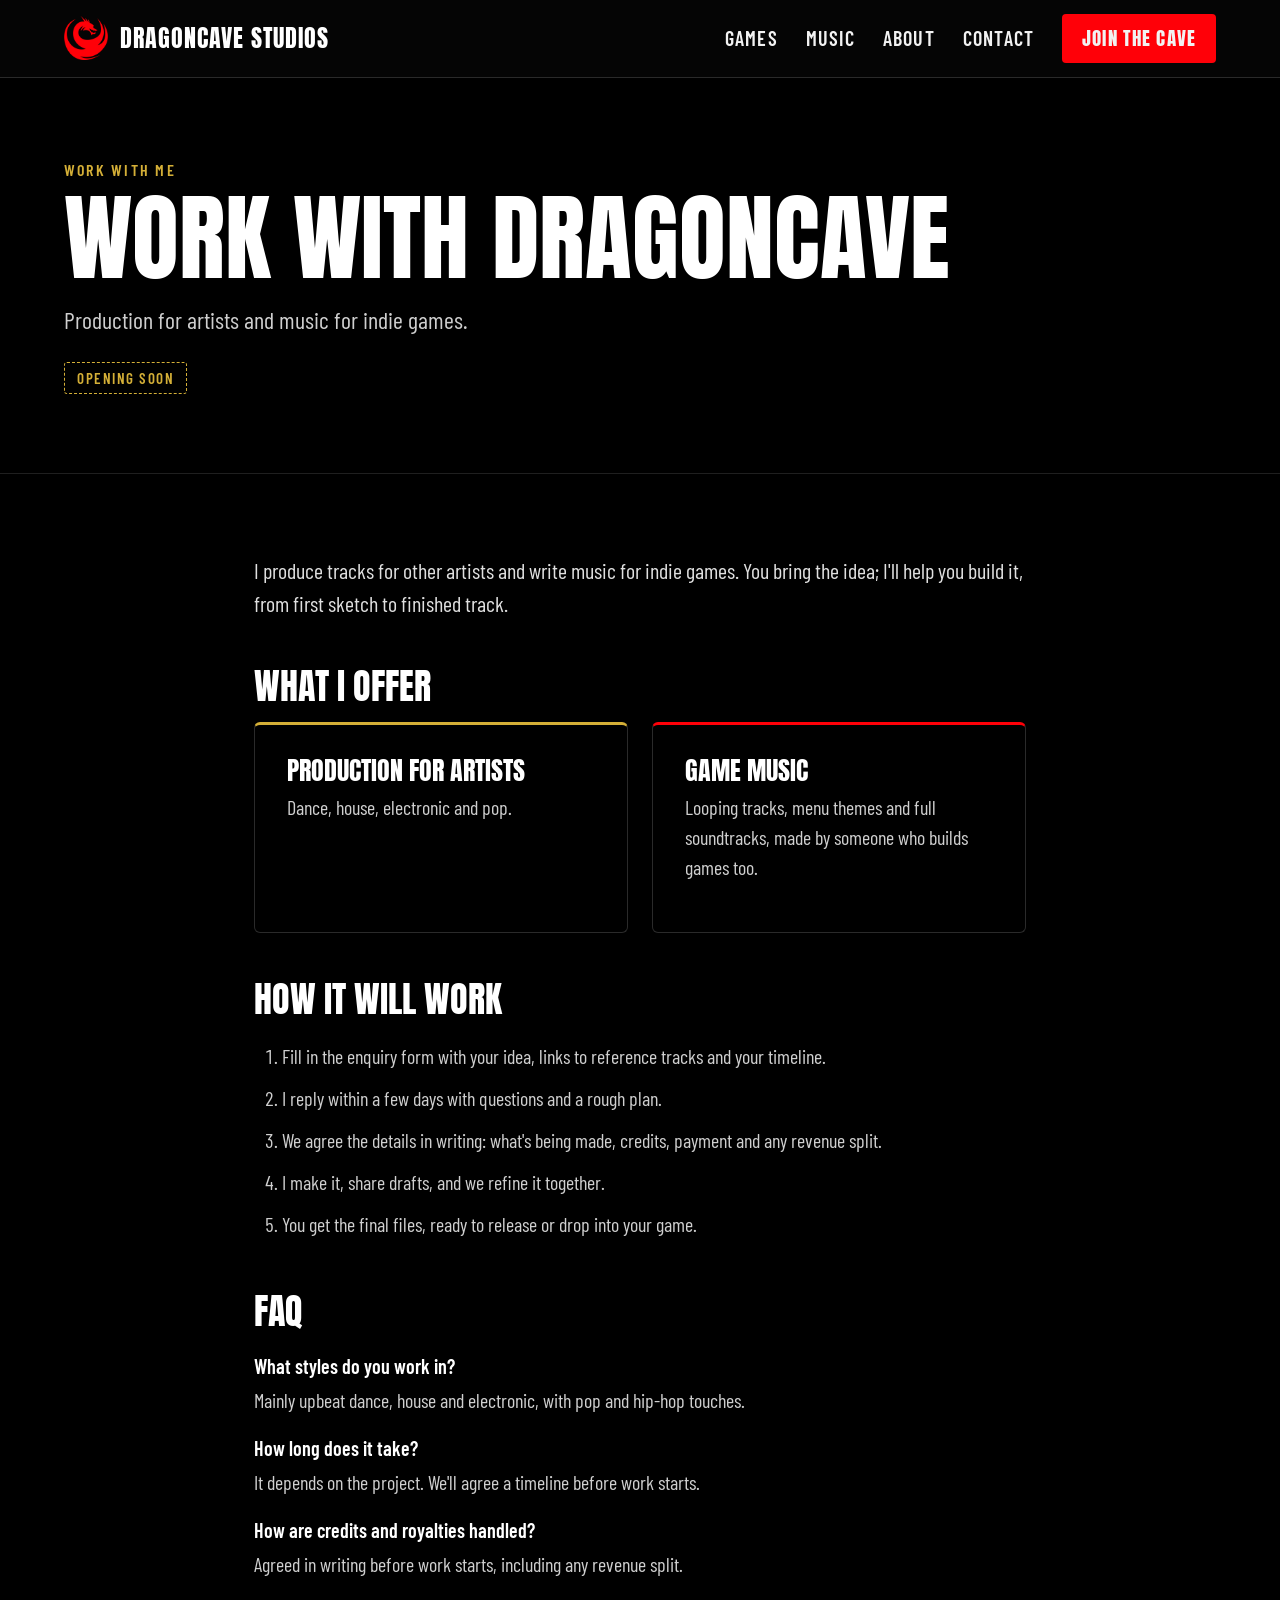
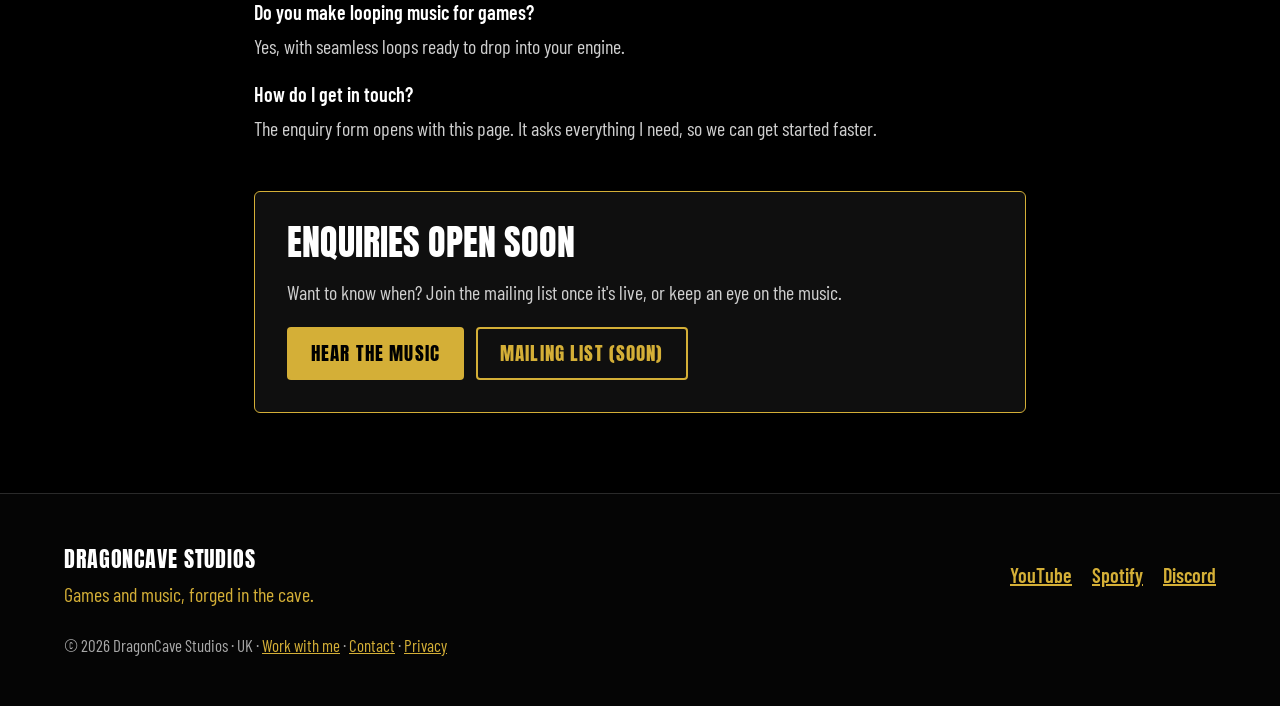
<file: work/index.html>
<!doctype html>
<html lang="en-GB">
<head>
  <meta charset="utf-8">
  <meta name="viewport" content="width=device-width, initial-scale=1">
  <title>Work with me · DragonCave</title>
  <meta name="description" content="Production for artists and music for indie games. Opening soon.">
  <link rel="canonical" href="https://dragoncavestudios.co.uk/work/">
  <meta property="og:type" content="website">
  <meta property="og:site_name" content="DragonCave Studios">
  <meta property="og:title" content="Work with me · DragonCave">
  <meta property="og:description" content="Production for artists and music for indie games. Opening soon.">
  <meta property="og:url" content="https://dragoncavestudios.co.uk/work/">
  <meta property="og:image" content="https://dragoncavestudios.co.uk/img/logo-full.png">
  <meta name="theme-color" content="#000000">
  <link rel="icon" href="../img/logo-mark.png" type="image/png">
  <link rel="apple-touch-icon" href="../img/apple-touch-icon.png">
  <link rel="preload" href="../fonts/anton-latin-400-normal.woff2" as="font" type="font/woff2" crossorigin>
  <link rel="stylesheet" href="../css/site.css">
</head>
<body>
<a class="skip-link" href="#main">Skip to content</a>

<header class="site-header">
  <div class="wrap">
    <a class="brand" href="../">
      <img src="../img/logo-mark.png" alt="" width="44" height="44">
      <span>DRAGONCAVE STUDIOS</span>
    </a>
    <nav class="main-nav" aria-label="Main">
      <a href="../games/">Games</a>
      <a href="../music/">Music</a>
      <a href="../about/">About</a>
      <a href="../contact/">Contact</a>
      <a class="btn btn-red" href="../#signup">Join the cave</a>
    </nav>
  </div>
</header>

<main id="main">

  <section class="page-intro">
    <div class="wrap">
      <p class="eyebrow">Work with me</p>
      <h1>Work with DragonCave</h1>
      <p class="lead">Production for artists and music for indie games.</p>
      <p class="soon" style="margin-top: 24px">Opening soon</p>
    </div>
  </section>

  <section class="wrap section narrow prose">
    <p class="first" style="margin-top: 0">I produce tracks for other artists and write music for indie games. You bring the idea; I'll help you build it, from first sketch to finished track.</p>

    <h2>What I offer</h2>
    <div class="grid-2">
      <div class="card top-gold"><h3>Production for artists</h3><p>Dance, house, electronic and pop.</p></div>
      <div class="card top-red"><h3>Game music</h3><p>Looping tracks, menu themes and full soundtracks, made by someone who builds games too.</p></div>
    </div>

    <h2>How it will work</h2>
    <ol class="steps">
      <li>Fill in the enquiry form with your idea, links to reference tracks and your timeline.</li>
      <li>I reply within a few days with questions and a rough plan.</li>
      <li>We agree the details in writing: what's being made, credits, payment and any revenue split.</li>
      <li>I make it, share drafts, and we refine it together.</li>
      <li>You get the final files, ready to release or drop into your game.</li>
    </ol>

    <h2>FAQ</h2>
    <dl class="faq">
      <dt>What styles do you work in?</dt><dd>Mainly upbeat dance, house and electronic, with pop and hip-hop touches.</dd>
      <dt>How long does it take?</dt><dd>It depends on the project. We'll agree a timeline before work starts.</dd>
      <dt>How are credits and royalties handled?</dt><dd>Agreed in writing before work starts, including any revenue split.</dd>
      <dt>Do you make looping music for games?</dt><dd>Yes, with seamless loops ready to drop into your engine.</dd>
      <dt>How do I get in touch?</dt><dd>The enquiry form opens with this page. It asks everything I need, so we can get started faster.</dd>
    </dl>

    <div class="card gold" style="margin-top: 48px">
      <h2 style="margin-top: 0">Enquiries open soon</h2>
      <p>Want to know when? Join the mailing list once it's live, or keep an eye on the music.</p>
      <div class="btn-row">
        <a class="btn btn-gold" href="../music/">Hear the music</a>
        <a class="btn btn-outline-gold" href="../#signup">Mailing list (soon)</a>
      </div>
    </div>
  </section>

</main>

<footer class="site-footer">
  <div class="wrap">
    <div>
      <p class="footer-name">DRAGONCAVE STUDIOS</p>
      <p class="footer-tag">Games and music, forged in the cave.</p>
    </div>
    <nav class="social" aria-label="Social">
      <a href="https://www.youtube.com/@dragoncavemusic">YouTube</a>
      <a href="https://open.spotify.com/artist/4QnuBQ62PhHss5M8ziM4Qn">Spotify</a>
      <a href="https://discord.gg/nP9wSxY3sB">Discord</a>
      <!-- Add when ready: X, Instagram, TikTok, YouTube (games) -->
    </nav>
    <p class="small-print">© 2026 DragonCave Studios · UK · <a href="../work/">Work with me</a> · <a href="../contact/">Contact</a> · <a href="../privacy/">Privacy</a></p>
  </div>
</footer>
</body>
</html>
</file>
<file: css/site.css>
/* DragonCave Studios — shared site styles
   Brand: black bg, red #ff0008, gold #d4af37, white text.
   Fonts: Anton (headings), Barlow Condensed (body). Self-hosted, nothing loaded from Google. */

@font-face { font-family: "Anton"; src: url("../fonts/anton-latin-400-normal.woff2") format("woff2"); font-weight: 400; font-display: swap; }
@font-face { font-family: "Barlow Condensed"; src: url("../fonts/barlow-condensed-latin-400-normal.woff2") format("woff2"); font-weight: 400; font-display: swap; }
@font-face { font-family: "Barlow Condensed"; src: url("../fonts/barlow-condensed-latin-500-normal.woff2") format("woff2"); font-weight: 500; font-display: swap; }
@font-face { font-family: "Barlow Condensed"; src: url("../fonts/barlow-condensed-latin-600-normal.woff2") format("woff2"); font-weight: 600; font-display: swap; }

:root {
  --black: #000000;
  --panel: #0b0b0b;
  --card: #0f0f0f;
  --line: #2a2a2a;
  --line-soft: #1f1f1f;
  --red: #ff0008;
  --red-text: #ff4d52;   /* brighter red for small text on black */
  --gold: #d4af37;
  --gold-hover: #f0d36a;
  --white: #ffffff;
  --text: #f2f2f2;
  --muted: #cfcfcf;
  --dim: #a8a8a8;
  --head: "Anton", Impact, "Arial Narrow", sans-serif;
  --body: "Barlow Condensed", "Arial Narrow", sans-serif;
  --wrap: 1200px;
}

*, *::before, *::after { box-sizing: border-box; }
html { -webkit-text-size-adjust: 100%; }
body {
  margin: 0;
  background: var(--black);
  color: var(--text);
  font-family: var(--body);
  font-size: 20px;
  line-height: 1.5;
}
img { max-width: 100%; height: auto; display: block; }
a { color: var(--gold); }
a:hover { color: var(--gold-hover); }
:focus-visible { outline: 3px solid var(--gold); outline-offset: 3px; }

.wrap { max-width: var(--wrap); margin: 0 auto; padding-left: 24px; padding-right: 24px; }

.skip-link { position: absolute; left: -9999px; top: 8px; z-index: 10; background: var(--gold); color: var(--black); padding: 10px 16px; font-weight: 600; }
.skip-link:focus { left: 8px; }

.visually-hidden { position: absolute !important; width: 1px; height: 1px; overflow: hidden; clip: rect(0 0 0 0); white-space: nowrap; }

/* ---------- Header ---------- */
.site-header { border-bottom: 1px solid var(--line); background: #050505; }
.site-header .wrap { display: flex; flex-wrap: wrap; align-items: center; justify-content: space-between; gap: 12px 16px; padding-top: 14px; padding-bottom: 14px; }
.brand { display: flex; align-items: center; gap: 12px; text-decoration: none; color: var(--white); }
.brand:hover { color: var(--white); }
.brand img { width: 44px; height: 44px; }
.brand span { font-family: var(--head); font-size: 24px; letter-spacing: 0.04em; }
.main-nav { display: flex; flex-wrap: wrap; align-items: center; gap: 8px 28px; font-size: 20px; font-weight: 600; text-transform: uppercase; letter-spacing: 0.06em; }
.main-nav a { color: var(--text); text-decoration: none; padding: 8px 0; }
.main-nav a:hover { color: var(--gold); }
.main-nav a[aria-current="page"] { color: var(--gold); border-bottom: 2px solid var(--gold); }

/* ---------- Buttons ---------- */
.btn {
  display: inline-flex; align-items: center; justify-content: center;
  min-height: 48px; padding: 10px 22px; border-radius: 4px;
  font-family: var(--head); font-size: 19px; letter-spacing: 0.06em; text-transform: uppercase;
  text-decoration: none; border: 2px solid transparent; cursor: pointer;
}
.btn-red { background: var(--red); color: var(--black); }
.btn-red:hover { background: #ff3338; color: var(--black); }
.btn-gold { background: var(--gold); color: var(--black); }
.btn-gold:hover { background: var(--gold-hover); color: var(--black); }
.btn-outline-gold { border-color: var(--gold); color: var(--gold); }
.btn-outline-gold:hover { background: var(--gold); color: var(--black); }
.btn-outline { border-color: #5a5a5a; color: var(--text); }
.btn-outline:hover { border-color: var(--text); color: var(--white); }
.btn-row { display: flex; flex-wrap: wrap; gap: 12px; }

/* ---------- Type helpers ---------- */
.eyebrow { margin: 0; font-weight: 600; text-transform: uppercase; letter-spacing: 0.14em; font-size: 16px; color: var(--gold); }
.eyebrow.red { color: var(--red-text); }
h1, h2, h3 { font-family: var(--head); font-weight: 400; text-transform: uppercase; color: var(--white); line-height: 1.05; }
.lead { color: var(--muted); font-size: 24px; }

/* ---------- Page intro ---------- */
.page-intro { border-bottom: 1px solid var(--line-soft); }
.page-intro .wrap { padding-top: 80px; padding-bottom: 64px; }
.page-intro h1 { margin: 8px 0 16px; font-size: clamp(56px, 10vw, 96px); line-height: 1; }
.page-intro .lead { margin: 0; max-width: 640px; }

/* ---------- Sections ---------- */
.band { background: var(--panel); border-top: 1px solid var(--line-soft); border-bottom: 1px solid var(--line-soft); }
.section { padding-top: 80px; padding-bottom: 80px; }
.section-title { margin: 0 0 8px; font-size: 48px; }
.section-sub { margin: 0 0 32px; color: var(--dim); }

/* ---------- Footer ---------- */
.site-footer { border-top: 1px solid var(--line); background: #050505; }
.site-footer .wrap { display: flex; flex-wrap: wrap; justify-content: space-between; gap: 24px; align-items: center; padding-top: 48px; padding-bottom: 48px; }
.footer-name { margin: 0; font-family: var(--head); font-size: 22px; letter-spacing: 0.04em; color: var(--white); }
.footer-tag { margin: 4px 0 0; color: var(--gold); }
.social { display: flex; flex-wrap: wrap; gap: 4px 20px; font-weight: 600; }
.social a { display: inline-block; padding: 8px 0; }
.small-print { margin: 0; width: 100%; color: var(--dim); font-size: 17px; }

@media (max-width: 640px) {
  body { font-size: 19px; }
  .site-header .wrap { justify-content: center; }
  .main-nav { justify-content: center; gap: 4px 20px; font-size: 18px; }
  .page-intro .wrap { padding-top: 56px; padding-bottom: 44px; }
  .section { padding-top: 56px; padding-bottom: 56px; }
  .section-title { font-size: 40px; }
  .lead { font-size: 21px; }
}

/* ---------- Header extras ---------- */
.main-nav .btn { padding: 8px 18px; min-height: 44px; font-weight: 400; }
.main-nav .btn:hover { color: var(--black); }

/* ---------- Coming soon ---------- */
.soon {
  display: inline-flex; align-items: center; gap: 8px;
  padding: 4px 12px; border: 1px dashed var(--gold); border-radius: 3px;
  color: var(--gold); font-weight: 600; font-size: 15px; text-transform: uppercase; letter-spacing: 0.1em;
}
.soon.red { border-color: var(--red-text); color: var(--red-text); }
.btn-soon { border: 2px dashed #4a4a4a; color: var(--dim); cursor: default; }
.btn-soon small { font-family: var(--body); font-weight: 600; font-size: 14px; letter-spacing: 0.08em; margin-left: 8px; color: var(--gold); }

/* ---------- Cards & lists ---------- */
.grid-2 { display: grid; grid-template-columns: repeat(auto-fit, minmax(320px, 1fr)); gap: 24px; }
.grid-3 { display: grid; grid-template-columns: repeat(auto-fit, minmax(280px, 1fr)); gap: 24px; }
.grid-4 { display: grid; grid-template-columns: repeat(auto-fit, minmax(240px, 1fr)); gap: 20px; }
.card { background: var(--card); border: 1px solid var(--line); border-radius: 6px; padding: 32px; }
.card h2 { margin: 6px 0 10px; font-size: 34px; }
.card h3 { margin: 0 0 8px; font-size: 26px; }
.card p { margin: 0; color: var(--muted); }
.card > * + .btn-row, .card > * + .soon { margin-top: 20px; }
.card.gold { border-color: var(--gold); }
.card.red { border-color: var(--red); }
.card.top-red { background: var(--black); border-top: 3px solid var(--red); }
.card.top-gold { background: var(--black); border-top: 3px solid var(--gold); }
.card-link { display: block; text-decoration: none; color: var(--text); border-width: 2px; padding: 40px; }
.card-link:hover { color: var(--text); background: #151515; }
.card-link .go { margin: 24px 0 0; font-weight: 600; text-transform: uppercase; letter-spacing: 0.08em; }
.card-link h2 { font-size: 44px; }

.facts { margin: 0; display: grid; grid-template-columns: auto 1fr; column-gap: 20px; row-gap: 12px; }
.facts dt { color: var(--dim); text-transform: uppercase; letter-spacing: 0.08em; font-size: 16px; padding-top: 2px; }
.facts dd { margin: 0; }
.factbox { background: var(--black); border: 1px solid var(--line); border-radius: 6px; padding: 28px; }
.factbox.gold { background: var(--panel); border-color: var(--gold); }
.factbox h2 { margin: 0 0 18px; font-size: 30px; }

.prose p { margin: 0 0 18px; color: var(--muted); }
.prose p.first { color: #e0e0e0; font-size: 22px; }
.prose h2 { font-size: 36px; margin: 48px 0 16px; }
.prose strong { color: var(--white); }
.steps { margin: 0; padding-left: 28px; color: var(--muted); }
.steps li { padding: 6px 0; }
.faq dt { color: var(--white); font-weight: 600; margin-top: 18px; }
.faq dd { margin: 4px 0 0; color: var(--muted); }

/* ---------- Home ---------- */
.hero { display: flex; flex-wrap: wrap; align-items: center; gap: 56px; padding-top: 96px; padding-bottom: 80px; }
.hero-text { flex: 1 1 520px; min-width: 0; }
.hero h1 { margin: 16px 0 0; font-size: clamp(52px, 7vw, 84px); line-height: 1.02; }
.hero .lead { margin: 28px 0 36px; max-width: 560px; }
.hero-logo { flex: 0 1 420px; min-width: 0; margin: 0 auto; }
.hero-logo img { width: 100%; max-width: 420px; }
.split { display: flex; flex-wrap: wrap; align-items: center; gap: 48px; }
.split > .media { flex: 1 1 520px; min-width: 0; }
.split > .media img { width: 100%; border-radius: 6px; border: 1px solid var(--line); }
.split > .text { flex: 1 1 380px; min-width: 0; }
.split h2 { margin: 8px 0 16px; font-size: clamp(44px, 6vw, 64px); }
.split .text > p:not(.eyebrow) { margin: 0 0 28px; color: var(--muted); font-size: 22px; }
.news { display: flex; gap: 24px; align-items: center; text-decoration: none; color: var(--text); padding: 20px; }
.news:hover { color: var(--text); background: #151515; }
.news img { width: 140px; height: 140px; border-radius: 4px; flex: none; object-fit: cover; background: #000; }
.news h3 { margin: 6px 0; font-size: 30px; }
.news p { font-size: 18px; }
.signup { max-width: 760px; text-align: center; }
.signup h2 { margin: 0; font-size: 52px; }
.signup .lead { margin: 12px 0 28px; font-size: 22px; }
.signup .btn-row { justify-content: center; margin-top: 28px; }

/* ---------- Games ---------- */
.game { background: var(--panel); border: 2px solid var(--red); border-radius: 8px; overflow: hidden; }
.game > img { width: 100%; border-bottom: 1px solid var(--line); }
.game-body { padding: 48px; display: flex; flex-wrap: wrap; gap: 48px; }
.game-body .text { flex: 1 1 520px; min-width: 0; }
.game-body h2 { margin: 6px 0 4px; font-size: clamp(56px, 8vw, 80px); line-height: 1; }
.game-body .pitch-line { margin: 0 0 24px; font-family: var(--head); font-size: 28px; text-transform: uppercase; color: var(--gold); letter-spacing: 0.03em; }
.game-body .text > p:not(.eyebrow):not(.pitch-line) { margin: 0 0 16px; color: #e0e0e0; font-size: 22px; }
.game-body .factbox { flex: 0 1 300px; align-self: start; }
.dashed { border: 2px dashed #4a4a4a; border-radius: 8px; padding: 56px 40px; text-align: center; }
.dashed img { width: 72px; height: 72px; margin: 0 auto; opacity: 0.85; }
.dashed h2 { margin: 12px 0 8px; font-size: 44px; }
.dashed p { margin: 0 auto 24px; max-width: 560px; color: var(--muted); font-size: 22px; }
.dashed .btn-row { justify-content: center; }

/* ---------- About ---------- */
.about { display: flex; flex-wrap: wrap; gap: 56px; padding-top: 80px; padding-bottom: 80px; }
.about article { flex: 1 1 560px; min-width: 0; }
.about h1 { margin: 8px 0 24px; font-size: clamp(48px, 7vw, 72px); line-height: 1.02; }
.about aside { flex: 0 1 340px; min-width: 0; }
.about .factbox { position: sticky; top: 24px; }
.about .facts { font-size: 18px; }

/* ---------- Narrow text pages ---------- */
.narrow { max-width: 820px; }

@media (max-width: 640px) {
  .hero { padding-top: 48px; gap: 32px; }
  .hero-logo { order: -1; flex-basis: 220px; }
  .card, .card-link { padding: 28px 22px; }
  .card-link h2 { font-size: 36px; }
  .news { flex-direction: column; align-items: flex-start; }
  .news img { width: 100%; height: auto; aspect-ratio: 1 / 1; max-width: 220px; }
  .game-body { padding: 28px 22px; gap: 32px; }
  .game-body .factbox { flex-basis: 100%; }
  .dashed { padding: 40px 20px; }
  .signup h2 { font-size: 42px; }
  .about { padding-top: 48px; padding-bottom: 56px; }
}

/* keep accent colours inside cards and prose */
.prose p.eyebrow, .card p.eyebrow { margin: 0; color: var(--gold); }
.prose p.eyebrow.red, .card p.eyebrow.red { color: var(--red-text); }
.card p.soon, .prose p.soon { color: var(--gold); }
.card p.soon.red { color: var(--red-text); }
</file>
<file: css/music.css>
/* Music page */

.latest { display: flex; flex-wrap: wrap; gap: 48px; align-items: center; }
.latest-cover { flex: 0 1 380px; width: 380px; border-radius: 6px; border: 2px solid var(--gold); }
.latest-text { flex: 1 1 420px; min-width: 0; }
.latest-text h2 { margin: 8px 0 16px; font-size: clamp(44px, 7vw, 64px); }
.latest-text p.note { margin: 0 0 28px; color: var(--muted); font-size: 22px; }

/* Release picker */
.release-grid { display: grid; grid-template-columns: repeat(auto-fill, minmax(160px, 1fr)); gap: 20px; list-style: none; margin: 0; padding: 0; }
.release-card {
  display: block; width: 100%; height: 100%; text-align: left; padding: 14px;
  background: var(--black); border: 2px solid var(--line); border-radius: 6px;
  color: inherit; font: inherit; text-decoration: none; cursor: pointer;
}
.release-card:hover { border-color: #6a6a6a; color: inherit; }
.release-card[aria-current="true"] { border-color: var(--gold); }
.is-out [data-soon], .not-out [data-listen] { display: none; }
.js .release-panel[hidden] { display: none; }
.release-card img { width: 100%; aspect-ratio: 1 / 1; object-fit: cover; border-radius: 4px; }
.release-card .title { display: block; margin-top: 14px; font-family: var(--head); font-size: 23px; line-height: 1.15; text-transform: uppercase; color: var(--white); }
.release-card .meta { display: block; margin-top: 4px; color: #b8b8b8; font-size: 17px; }
.tag-soon { display: inline-block; margin-top: 8px; padding: 2px 10px; border-radius: 3px; background: var(--red); color: var(--black); font-weight: 600; font-size: 15px; text-transform: uppercase; letter-spacing: 0.08em; }

.release-panel {
  margin-top: 40px; background: var(--black); border: 1px solid var(--gold); border-radius: 6px;
  padding: 32px; display: flex; flex-wrap: wrap; gap: 32px 40px; scroll-margin-top: 24px;
}
.release-panel + .release-panel { margin-top: 24px; } /* only matters if JS is off and all panels show */
.release-panel .info { flex: 1 1 300px; min-width: 0; }
.release-panel .info h3 { margin: 6px 0 12px; font-size: 40px; }
.release-panel .info p { margin: 0 0 20px; color: var(--muted); }
.release-panel .info p.eyebrow { margin: 0; color: var(--gold); }
.release-panel .info p.eyebrow.red { color: var(--red-text); }
.tracklist { flex: 1 1 340px; min-width: 0; margin: 0; padding-left: 30px; columns: 2 220px; column-gap: 32px; color: #e6e6e6; }
.tracklist li { padding: 3px 0; break-inside: avoid; }
.tracklist .len { color: var(--dim); font-variant-numeric: tabular-nums; }

/* More music cards */
.more { display: grid; grid-template-columns: repeat(auto-fit, minmax(300px, 1fr)); gap: 24px; }
.more-card { background: var(--card); border: 1px solid var(--line); border-radius: 6px; padding: 36px; }
.more-card.gold { border-color: var(--gold); }
.more-card h2 { margin: 6px 0 10px; font-size: 34px; }
.more-card p { margin: 0; color: var(--muted); }
.more-card .go { display: inline-block; margin-top: 18px; padding: 6px 0; font-weight: 600; text-transform: uppercase; letter-spacing: 0.08em; }

@media (max-width: 640px) {
  .latest { gap: 32px; }
  .latest-cover { width: 100%; flex-basis: 100%; }
  .release-grid { grid-template-columns: repeat(2, 1fr); gap: 14px; }
  .release-card { padding: 10px; }
  .release-card .title { font-size: 19px; }
  .release-card .meta { font-size: 15px; }
  .release-panel { padding: 24px 20px; }
  .release-panel .info h3 { font-size: 32px; }
  .more-card { padding: 28px 24px; }
}
</file>
